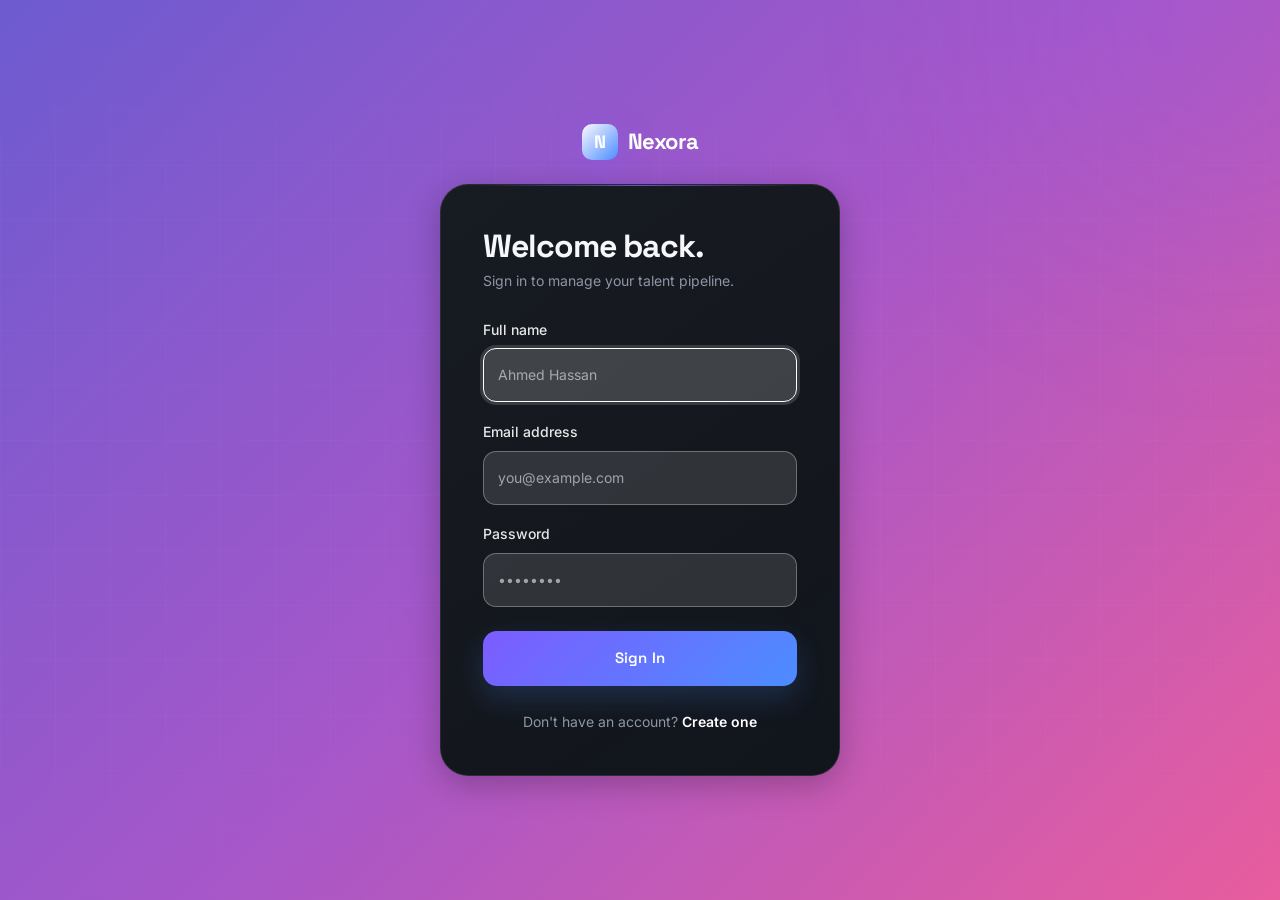
<file: index.html>
<!DOCTYPE html>
<html lang="en">
<head>
<meta charset="UTF-8">
<meta name="viewport" content="width=device-width, initial-scale=1">
<title>Nexora — Sign In</title>

<link href="https://cdn.jsdelivr.net/npm/bootstrap@5.3.3/dist/css/bootstrap.min.css" rel="stylesheet">



<link rel="preconnect" href="https://fonts.googleapis.com">
<link href="https://fonts.googleapis.com/css2?family=Space+Grotesk:wght@500;700&family=Inter:wght@400;500;600&display=swap" rel="stylesheet">


<link rel="stylesheet" href="style.css">


</head>
<body class="login-page">
    

    <div class="login-wrapper">

        <div class="login-brand">
            <span class="brand-mark">N</span>
            <span class="brand-name">Nexora</span>
        </div>

        <div class="card login-card">
            <div class="card-body p-4 p-md-5">

                <h1 class="h4 mb-1">Welcome back</h1>
                <p class="text-muted mb-4">Sign in to manage your talent pipeline.</p>

                <form>
                    <div class="mb-3">
                        <label for="fullName" class="form-label">Full name</label>
                        <input type="text" class="form-control" id="fullName" placeholder="Ahmed Hassan">
                    </div>

                    <div class="mb-3">
                        <label for="email" class="form-label">Email address</label>
                        <input type="email" class="form-control" id="email" placeholder="you@example.com">
                    </div>

                    <div class="mb-4">
                        <label for="password" class="form-label">Password</label>
                        <input type="password" class="form-control" id="password" placeholder="••••••••">
                    </div>

                    <button  type="submit" class="btn btn-nexora w-100">Sign In</button>
                 
                </form>

                <p class="text-center text-muted small mt-4 mb-0">
                    Don't have an account? <a href="#">Create one</a>
                </p>

            </div>
        </div>

    </div>


<script src="https://cdn.jsdelivr.net/npm/bootstrap@5.3.3/dist/js/bootstrap.bundle.min.js">
</script>
<script src="script.js"></script>
</body>
</html>
</file>
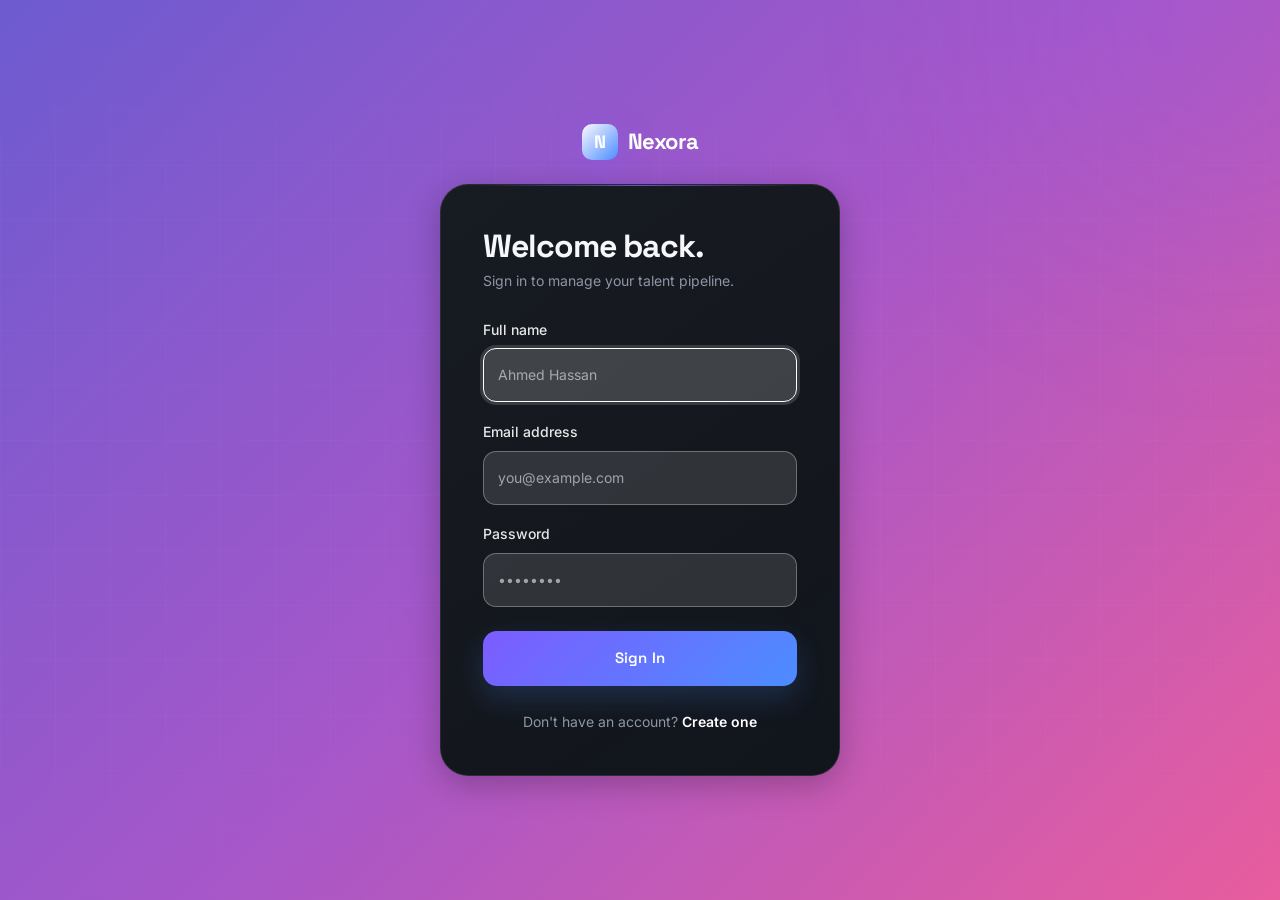
<file: project1/index.html>
<!DOCTYPE html>
<html lang="en">
<head>
<meta charset="UTF-8">
<meta name="viewport" content="width=device-width, initial-scale=1">
<title>Nexora — Sign In</title>

<link href="https://cdn.jsdelivr.net/npm/bootstrap@5.3.3/dist/css/bootstrap.min.css" rel="stylesheet">



<link rel="preconnect" href="https://fonts.googleapis.com">
<link href="https://fonts.googleapis.com/css2?family=Space+Grotesk:wght@500;700&family=Inter:wght@400;500;600&display=swap" rel="stylesheet">


<link rel="stylesheet" href="style.css">


</head>
<body class="login-page">
    

    <div class="login-wrapper">

        <div class="login-brand">
            <span class="brand-mark">N</span>
            <span class="brand-name">Nexora</span>
        </div>

        <div class="card login-card">
            <div class="card-body p-4 p-md-5">

                <h1 class="h4 mb-1">Welcome back</h1>
                <p class="text-muted mb-4">Sign in to manage your talent pipeline.</p>

                <form>
                    <div class="mb-3">
                        <label for="fullName" class="form-label">Full name</label>
                        <input type="text" class="form-control" id="fullName" placeholder="Ahmed Hassan">
                    </div>

                    <div class="mb-3">
                        <label for="email" class="form-label">Email address</label>
                        <input type="email" class="form-control" id="email" placeholder="you@example.com">
                    </div>

                    <div class="mb-4">
                        <label for="password" class="form-label">Password</label>
                        <input type="password" class="form-control" id="password" placeholder="••••••••">
                    </div>

                    <button type="submit" class="btn btn-nexora w-100">Sign In</button>
                </form>

                <p class="text-center text-muted small mt-4 mb-0">
                    Don't have an account? <a href="#">Create one</a>
                </p>

            </div>
        </div>

    </div>


<script src="https://cdn.jsdelivr.net/npm/bootstrap@5.3.3/dist/js/bootstrap.bundle.min.js">
</script>
<script src="script.js"></script>
</body>
</html>
</file>
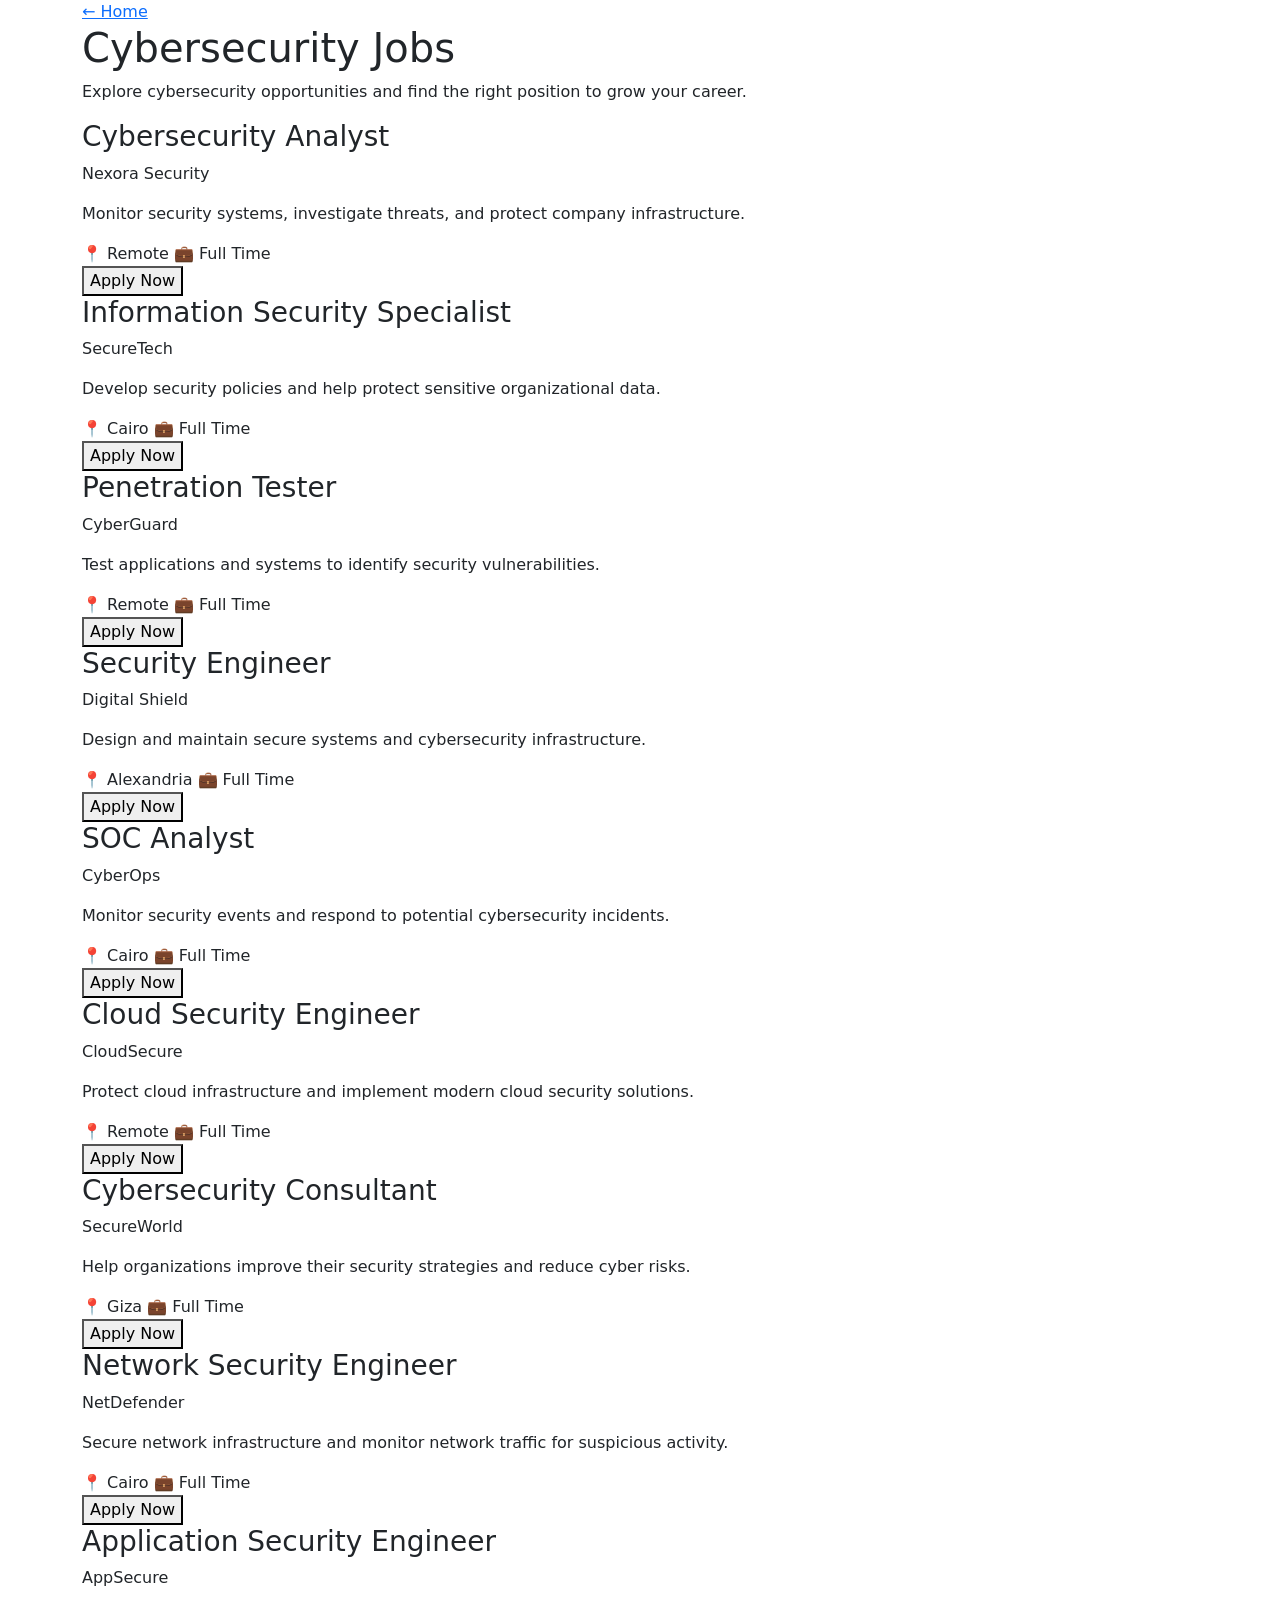
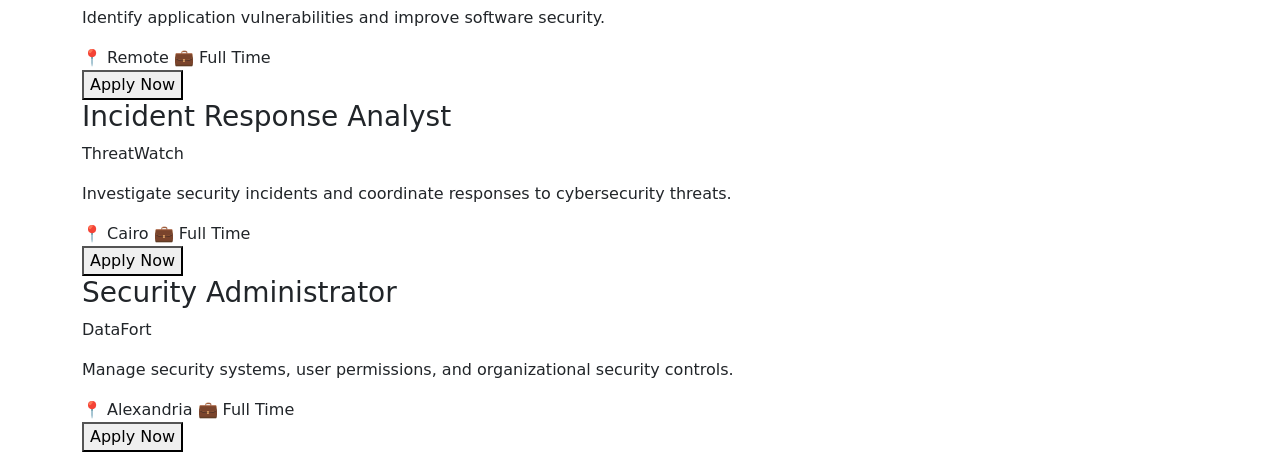
<file: jobs/security.html>
<!DOCTYPE html>
<html lang="en">
<head>
    <meta charset="UTF-8">
    <meta name="viewport" content="width=device-width, initial-scale=1.0">

    <title>Nexora — Cybersecurity Jobs</title>

    <link rel="stylesheet" href="../style.css">

    <link
        href="https://cdn.jsdelivr.net/npm/bootstrap@5.3.3/dist/css/bootstrap.min.css"
        rel="stylesheet"
    >
</head>

<body>

    <!-- ================= NAVBAR ================= -->
    <div id="navbar"></div>


    <!-- ================= PAGE HEADER ================= -->
    <header class="jobs-header">

        <div class="container">

            <a href="../home.html" class="back-home">
                ← Home
            </a>

            <h1>Cybersecurity Jobs</h1>

            <p>
                Explore cybersecurity opportunities and find the right
                position to grow your career.
            </p>

        </div>

    </header>


    <!-- ================= JOBS ================= -->
    <main class="jobs-section">

        <div class="container">

            <div class="jobs-grid">


                <!-- JOB 1 -->
                <div class="job-card">

                    <h3>Cybersecurity Analyst</h3>

                    <p class="company">
                        Nexora Security
                    </p>

                    <p>
                        Monitor security systems, investigate threats,
                        and protect company infrastructure.
                    </p>

                    <div class="job-info">
                        <span>📍 Remote</span>
                        <span>💼 Full Time</span>
                    </div>

                    <button
                        class="apply-btn"
                        data-job="Cybersecurity Analyst"
                        data-company="Nexora Security"
                    >
                        Apply Now
                    </button>

                </div>


                <!-- JOB 2 -->
                <div class="job-card">

                    <h3>Information Security Specialist</h3>

                    <p class="company">
                        SecureTech
                    </p>

                    <p>
                        Develop security policies and help protect
                        sensitive organizational data.
                    </p>

                    <div class="job-info">
                        <span>📍 Cairo</span>
                        <span>💼 Full Time</span>
                    </div>

                    <button
                        class="apply-btn"
                        data-job="Information Security Specialist"
                        data-company="SecureTech"
                    >
                        Apply Now
                    </button>

                </div>


                <!-- JOB 3 -->
                <div class="job-card">

                    <h3>Penetration Tester</h3>

                    <p class="company">
                        CyberGuard
                    </p>

                    <p>
                        Test applications and systems to identify
                        security vulnerabilities.
                    </p>

                    <div class="job-info">
                        <span>📍 Remote</span>
                        <span>💼 Full Time</span>
                    </div>

                    <button
                        class="apply-btn"
                        data-job="Penetration Tester"
                        data-company="CyberGuard"
                    >
                        Apply Now
                    </button>

                </div>


                <!-- JOB 4 -->
                <div class="job-card">

                    <h3>Security Engineer</h3>

                    <p class="company">
                        Digital Shield
                    </p>

                    <p>
                        Design and maintain secure systems and
                        cybersecurity infrastructure.
                    </p>

                    <div class="job-info">
                        <span>📍 Alexandria</span>
                        <span>💼 Full Time</span>
                    </div>

                    <button
                        class="apply-btn"
                        data-job="Security Engineer"
                        data-company="Digital Shield"
                    >
                        Apply Now
                    </button>

                </div>


                <!-- JOB 5 -->
                <div class="job-card">

                    <h3>SOC Analyst</h3>

                    <p class="company">
                        CyberOps
                    </p>

                    <p>
                        Monitor security events and respond to
                        potential cybersecurity incidents.
                    </p>

                    <div class="job-info">
                        <span>📍 Cairo</span>
                        <span>💼 Full Time</span>
                    </div>

                    <button
                        class="apply-btn"
                        data-job="SOC Analyst"
                        data-company="CyberOps"
                    >
                        Apply Now
                    </button>

                </div>


                <!-- JOB 6 -->
                <div class="job-card">

                    <h3>Cloud Security Engineer</h3>

                    <p class="company">
                        CloudSecure
                    </p>

                    <p>
                        Protect cloud infrastructure and implement
                        modern cloud security solutions.
                    </p>

                    <div class="job-info">
                        <span>📍 Remote</span>
                        <span>💼 Full Time</span>
                    </div>

                    <button
                        class="apply-btn"
                        data-job="Cloud Security Engineer"
                        data-company="CloudSecure"
                    >
                        Apply Now
                    </button>

                </div>


                <!-- JOB 7 -->
                <div class="job-card">

                    <h3>Cybersecurity Consultant</h3>

                    <p class="company">
                        SecureWorld
                    </p>

                    <p>
                        Help organizations improve their security
                        strategies and reduce cyber risks.
                    </p>

                    <div class="job-info">
                        <span>📍 Giza</span>
                        <span>💼 Full Time</span>
                    </div>

                    <button
                        class="apply-btn"
                        data-job="Cybersecurity Consultant"
                        data-company="SecureWorld"
                    >
                        Apply Now
                    </button>

                </div>


                <!-- JOB 8 -->
                <div class="job-card">

                    <h3>Network Security Engineer</h3>

                    <p class="company">
                        NetDefender
                    </p>

                    <p>
                        Secure network infrastructure and monitor
                        network traffic for suspicious activity.
                    </p>

                    <div class="job-info">
                        <span>📍 Cairo</span>
                        <span>💼 Full Time</span>
                    </div>

                    <button
                        class="apply-btn"
                        data-job="Network Security Engineer"
                        data-company="NetDefender"
                    >
                        Apply Now
                    </button>

                </div>


                <!-- JOB 9 -->
                <div class="job-card">

                    <h3>Application Security Engineer</h3>

                    <p class="company">
                        AppSecure
                    </p>

                    <p>
                        Identify application vulnerabilities and
                        improve software security.
                    </p>

                    <div class="job-info">
                        <span>📍 Remote</span>
                        <span>💼 Full Time</span>
                    </div>

                    <button
                        class="apply-btn"
                        data-job="Application Security Engineer"
                        data-company="AppSecure"
                    >
                        Apply Now
                    </button>

                </div>


                <!-- JOB 10 -->
                <div class="job-card">

                    <h3>Incident Response Analyst</h3>

                    <p class="company">
                        ThreatWatch
                    </p>

                    <p>
                        Investigate security incidents and coordinate
                        responses to cybersecurity threats.
                    </p>

                    <div class="job-info">
                        <span>📍 Cairo</span>
                        <span>💼 Full Time</span>
                    </div>

                    <button
                        class="apply-btn"
                        data-job="Incident Response Analyst"
                        data-company="ThreatWatch"
                    >
                        Apply Now
                    </button>

                </div>


                <!-- JOB 11 -->
                <div class="job-card">

                    <h3>Security Administrator</h3>

                    <p class="company">
                        DataFort
                    </p>

                    <p>
                        Manage security systems, user permissions,
                        and organizational security controls.
                    </p>

                    <div class="job-info">
                        <span>📍 Alexandria</span>
                        <span>💼 Full Time</span>
                    </div>

                    <button
                        class="apply-btn"
                        data-job="Security Administrator"
                        data-company="DataFort"
                    >
                        Apply Now
                    </button>

                </div>
</file>
<file: style.css>
/* =========================================================
   NEXORA — POSTER LOGIN DESIGN
   ========================================================= */

:root {
    --bg: #07090d;
    --card: #0d1118;
    --card-2: #111722;
    --text: #f5f7fa;
    --muted: #8d96a5;
    --line: rgba(255, 255, 255, 0.09);
    --accent: #fbf9ff;
    --accent-2: #4c8dff;
    --accent-soft: rgba(124, 92, 255, 0.18);
}

/* =========================
   RESET
   ========================= */

* {
    box-sizing: border-box;
}

html,
body {
    min-height: 100%;
}

body {
    margin: 0;
    font-family: "Inter", sans-serif;
    background: var(--bg);
    color: var(--text);
}

/* =========================
   PAGE
   ========================= */

.login-page {
    min-height: 100vh;
    display: flex;
    align-items: center;
    justify-content: center;
    padding: 40px 20px;

    position: relative;
    overflow: hidden;

    background:
        radial-gradient(
            circle at 15% 20%,
            rgba(124, 92, 255, 0.16),
            transparent 30%
        ),
        radial-gradient(
            circle at 85% 80%,
            rgba(76, 141, 255, 0.12),
            transparent 30%
        ),
        #07090d;
}

/* =========================
   BACKGROUND GRID
   ========================= */

.login-page::before {
    content: "";
    position: absolute;
    inset: 0;

    background-image:
        linear-gradient(
            rgba(255,255,255,0.025) 1px,
            transparent 1px
        ),
        linear-gradient(
            90deg,
            rgba(255,255,255,0.025) 1px,
            transparent 1px
        );

    background-size: 55px 55px;

    mask-image: linear-gradient(
        to bottom,
        transparent,
        black 20%,
        black 80%,
        transparent
    );

    pointer-events: none;
}

/* =========================
   GLOW
   ========================= */

.login-page::after {
    content: "";

    position: absolute;

    width: 420px;
    height: 420px;

    border-radius: 50%;

    background: rgba(124, 92, 255, 0.12);

    filter: blur(100px);

    top: -180px;
    right: -150px;

    pointer-events: none;
}

/* =========================
   WRAPPER
   ========================= */

.login-wrapper {
    position: relative;
    z-index: 2;

    width: 100%;
    max-width: 480px;
}

/* =========================
   BRAND
   ========================= */

.login-brand {
    display: flex;
    align-items: center;
    gap: 12px;

    margin-bottom: 22px;

    font-family: "Space Grotesk", sans-serif;
}

.brand-mark {
    width: 42px;
    height: 42px;

    display: flex;
    align-items: center;
    justify-content: center;

    border-radius: 12px;

    color: white;

    font-size: 20px;
    font-weight: 700;

    background:
        linear-gradient(
            135deg,
            var(--accent),
            var(--accent-2)
        );

    box-shadow:
        0 10px 35px rgba(124, 92, 255, 0.35);
}

.brand-name {
    font-size: 22px;
    font-weight: 700;
    letter-spacing: -0.5px;
}

/* =========================
   CARD
   ========================= */

.login-card {
    position: relative;

    border: 1px solid var(--line) !important;

    border-radius: 28px !important;

    background:
        linear-gradient(
            145deg,
            rgba(255,255,255,0.045),
            rgba(255,255,255,0.015)
        ),
        var(--card) !important;

    box-shadow:
        0 35px 100px rgba(0, 0, 0, 0.55),
        inset 0 1px 0 rgba(255,255,255,0.04);

    overflow: hidden;

    backdrop-filter: blur(20px);
}

/* Top light line */

.login-card::before {
    content: "";

    position: absolute;

    top: 0;
    left: 8%;
    right: 8%;

    height: 1px;

    background:
        linear-gradient(
            90deg,
            transparent,
            rgba(124, 92, 255, 0.8),
            transparent
        );
}

/* =========================
   CARD BODY
   ========================= */

.login-card .card-body {
    padding: 42px !important;
}

/* =========================
   HEADING
   ========================= */

.login-card h1 {
    color: var(--text);

    font-family: "Space Grotesk", sans-serif;

    font-size: 32px !important;
    font-weight: 700;

    letter-spacing: -1px;
}

.login-card h1::after {
    content: ".";
    color: var(--accent);
}

/* =========================
   DESCRIPTION
   ========================= */

.login-card p.text-muted {
    color: var(--muted) !important;

    font-size: 14px;

    line-height: 1.7;
}

/* =========================
   LABEL
   ========================= */

.form-label {
    color: #dfe4ec;

    font-size: 13px;
    font-weight: 600;

    margin-bottom: 9px;
}

/* =========================
   INPUT
   ========================= */

.form-control {
    height: 54px;

    border-radius: 13px;

    border: 1px solid var(--line);

    background: rgba(255,255,255,0.035);

    color: var(--text);

    padding: 0 16px;

    font-size: 14px;

    transition:
        border-color 0.25s ease,
        background 0.25s ease,
        box-shadow 0.25s ease,
        transform 0.25s ease;
}

.form-control::placeholder {
    color: #697282;
}

.form-control:hover {
    background: rgba(255,255,255,0.05);
}

.form-control:focus {
    color: var(--text);

    background: rgba(255,255,255,0.055);

    border-color: var(--accent);

    box-shadow:
        0 0 0 4px var(--accent-soft),
        0 10px 30px rgba(124, 92, 255, 0.08);

    transform: translateY(-1px);
}

/* =========================
   BUTTON
   ========================= */

.btn-nexora {
    height: 55px;

    border: 0 !important;

    border-radius: 14px !important;

    color: white !important;

    font-family: "Space Grotesk", sans-serif;

    font-size: 15px;
    font-weight: 700;

    letter-spacing: 0.2px;

    background:
        linear-gradient(
            135deg,
            #7c5cff,
            #4c8dff
        ) !important;

    box-shadow:
        0 12px 30px rgba(76, 141, 255, 0.2);

    transition:
        transform 0.25s ease,
        box-shadow 0.25s ease,
        filter 0.25s ease;
}

.btn-nexora:hover {
    transform: translateY(-2px);

    filter: brightness(1.08);

    box-shadow:
        0 18px 40px rgba(76, 141, 255, 0.3);
}

.btn-nexora:active {
    transform: translateY(0);
}

/* =========================
   CREATE ACCOUNT
   ========================= */

.login-card .small {
    color: var(--muted) !important;

    font-size: 13px;
}

.login-card a {
    color: #9b88ff;

    font-weight: 600;

    text-decoration: none;

    transition: color 0.2s ease;
}

.login-card a:hover {
    color: #b8aaff;

    text-decoration: underline;
}

/* =========================
   RESPONSIVE
   ========================= */

@media (max-width: 576px) {

    .login-page {
        padding: 25px 15px;
    }

    .login-wrapper {
        max-width: 100%;
    }

    .login-card {
        border-radius: 22px !important;
    }

    .login-card .card-body {
        padding: 30px 22px !important;
    }

    .login-card h1 {
        font-size: 27px !important;
    }

    .brand-mark {
        width: 38px;
        height: 38px;

        border-radius: 10px;
    }

    .brand-name {
        font-size: 20px;
    }
}

/* =========================
   ACCESSIBILITY
   ========================= */

@media (prefers-reduced-motion: reduce) {

    *,
    *::before,
    *::after {
        transition: none !important;
        animation: none !important;
    }
}



/* =========================================
    NEXORA NAVBAR
========================================= */

* {
    box-sizing: border-box;
}

body {
    margin: 0;
    font-family: "Inter", sans-serif;
    background: #e9eaed;
}


/* NAVBAR */

.nexora-navbar {
    min-height: 78px;

    background: rgba(8, 10, 15, 0.96);

    border-bottom: 1px solid rgba(255, 255, 255, 0.08);

    backdrop-filter: blur(18px);

    position: sticky;
    top: 0;

    z-index: 1000;
}


/* BRAND */

.nexora-brand {
    display: flex;

    align-items: center;

    gap: 11px;

    text-decoration: none;

    color: #ffffff !important;

    font-family: "Space Grotesk", sans-serif;
}


.brand-logo {
    width: 42px;
    height: 42px;

    display: flex;

    align-items: center;
    justify-content: center;

    border-radius: 12px;

    color: #ffffff;

    font-size: 19px;
    font-weight: 700;

    background:
        linear-gradient(
            135deg,
            #7c5cff,
            #4b8dff
        );

    box-shadow:
        0 10px 30px rgba(88, 92, 255, 0.25);
}


.brand-text {
    font-size: 21px;

    font-weight: 700;

    letter-spacing: 1px;
}


/* NAV LINKS */

.nexora-navbar .nav-link {
    color: #9da5b4 !important;

    font-size: 14px;

    font-weight: 500;

    padding: 10px 15px !important;

    transition:
        color 0.2s ease,
        transform 0.2s ease;
}


.nexora-navbar .nav-link:hover {
    color: #ffffff !important;

    transform: translateY(-1px);
}


.nexora-navbar .nav-link.active {
    color: #ffffff !important;
}


/* ACTIVE UNDERLINE */

.nexora-navbar .nav-link.active::after {
    content: "";

    display: block;

    width: 20px;
    height: 2px;

    margin: 5px auto 0;

    border-radius: 10px;

    background:
        linear-gradient(
            90deg,
            #7c5cff,
            #4b8dff
        );
}


/* DROPDOWN */

.nexora-dropdown {
    margin-top: 12px !important;

    padding: 8px;

    min-width: 225px;

    background: #11151d;

    border: 1px solid rgba(255, 255, 255, 0.08);

    border-radius: 14px;

    box-shadow:
        0 20px 50px rgba(0, 0, 0, 0.45);
}


.nexora-dropdown .dropdown-item {
    padding: 11px 13px;

    border-radius: 9px;

    color: #aeb6c4;

    font-size: 13px;

    transition:
        color 0.2s ease,
        background 0.2s ease;
}


.nexora-dropdown .dropdown-item:hover {
    color: #ffffff;

    background: rgba(124, 92, 255, 0.14);
}


/* LOGIN BUTTON */

.nexora-login-btn {
    color: #ffffff !important;

    border: 1px solid rgba(255, 255, 255, 0.13) !important;

    border-radius: 10px;

    padding: 9px 18px;

    font-size: 13px;

    transition: all 0.2s ease;
}


.nexora-login-btn:hover {
    background: rgba(255, 255, 255, 0.05);

    border-color: rgba(124, 92, 255, 0.7) !important;
}


/* GET STARTED */

.nexora-start-btn {
    color: #ffffff !important;

    border: none !important;

    border-radius: 10px;

    padding: 10px 18px;

    font-size: 13px;

    font-weight: 600;

    background:
        linear-gradient(
            135deg,
            #7c5cff,
            #4b8dff
        );

    box-shadow:
        0 8px 24px rgba(76, 141, 255, 0.18);

    transition: all 0.2s ease;
}


.nexora-start-btn:hover {
    transform: translateY(-2px);

    box-shadow:
        0 12px 30px rgba(76, 141, 255, 0.28);
}


/* MOBILE */

@media (max-width: 991px) {

    .nexora-navbar {
        padding: 8px 0;
    }


    .nexora-navbar .navbar-collapse {
        padding-top: 20px;
    }


    .nexora-navbar .nav-link {
        padding: 12px 8px !important;
    }


    .nexora-navbar .nav-link.active::after {
        display: none;
    }


    .nexora-navbar .d-flex {
        margin-top: 15px;

        padding-top: 15px;

        border-top: 1px solid rgba(255, 255, 255, 0.08);
    }

}


/* MOBILE TOGGLER */

.nexora-toggler {
    border: 1px solid rgba(255, 255, 255, 0.12) !important;

    border-radius: 10px;

    padding: 7px 10px;
}


.nexora-toggler:focus {
    box-shadow:
        0 0 0 3px rgba(124, 92, 255, 0.15);
}


.nexora-toggler .navbar-toggler-icon {
    filter: invert(1);
}









/* ==========================================================
        Nexora — Design Tokens (متغيرات الألوان والخطوط)
   ========================================================== */
:root {
    --nexora-navy: #101017;
    --nexora-navy-soft: #1D212C;
    --nexora-orange: #E85D2C;
    --nexora-orange-dark: #C94A1F;
    --nexora-cream: #FAFAF9;
    --nexora-border: #2A2F3B;
    --nexora-text-muted: #9096A3;
}

body {
    font-family: 'Inter', sans-serif;
}

/* شعار Nexora: خط عريض مميز غير خط النص العادي */
.brand-mark, .brand-name {
    font-family: 'Space Grotesk', sans-serif;
}

/* ==========================================================
   الناف بار المشترك (navbar.html) — يظهر في كل الصفحات ما عدا Login
   ========================================================== */
.nexora-nav {
    background-color: #FFFFFF;
    border-bottom: 1px solid #EEECE7;
    padding-top: 14px;
    padding-bottom: 14px;
}

.nexora-brand {
    display: flex;
    align-items: center;
    gap: 8px;
    text-decoration: none;
}

.brand-mark-sm {
    width: 30px;
    height: 30px;
    background: linear-gradient(135deg, #6D5BD0, #E85D9E);
    color: #FFFFFF;
    border-radius: 8px;
    display: flex;
    align-items: center;
    justify-content: center;
    font-weight: 700;
    font-size: 15px;
    font-family: 'Space Grotesk', sans-serif;
}

.brand-name-sm {
    font-family: 'Space Grotesk', sans-serif;
    font-weight: 700;
    font-size: 19px;
    color: #14171F;
}

/* لينكات الناف بار: بلون رمادي هادي، وبيتحول لبنفسجي عند الـ hover */
.nexora-link {
    color: #4A4F5C !important;
    font-weight: 500;
    padding: 8px 14px !important;
    border-radius: 8px;
    transition: color 0.2s ease, background-color 0.2s ease;
}

.nexora-link i {
    margin-left: 2px;
}

.nexora-link:hover {
    color: #6D5BD0 !important;
    background-color: #F5F2FB;
}

/* ==========================================================
   صفحة تسجيل الدخول — خلفية متدرجة + كارت زجاجي (Glassmorphism)
   ========================================================== */
.login-page {
    /* linear-gradient بتاخد كذا لون وتعمل انتقال ناعم بينهم، هنا بنفسجي لوردي */
    background: linear-gradient(135deg, #6D5BD0 0%, #A657C9 50%, #E85D9E 100%);
    min-height: 100vh;
    display: flex;
    align-items: center;
    justify-content: center;
    padding: 24px;
}

.login-wrapper {
    width: 100%;
    max-width: 400px;
}

.login-brand {
    display: flex;
    align-items: center;
    gap: 10px;
    margin-bottom: 24px;
    justify-content: center;
}

.brand-mark {
    width: 36px;
    height: 36px;
    background-color: rgba(255, 255, 255, 0.25);
    color: #FFFFFF;
    border-radius: 10px;
    display: flex;
    align-items: center;
    justify-content: center;
    font-weight: 700;
    font-size: 18px;
}

.brand-name {
    color: #FFFFFF;
    font-weight: 700;
    font-size: 22px;
}

/* الكارت الزجاجي: شفاف + مغبش من ورا */
.login-card {
    background: rgba(255, 255, 255, 0.14);
    backdrop-filter: blur(18px);
    -webkit-backdrop-filter: blur(18px);
    border: 1px solid rgba(255, 255, 255, 0.25);
    border-radius: 18px;
    color: #FFFFFF;
    box-shadow: 0 8px 32px rgba(0, 0, 0, 0.25);
}

.login-card .text-muted {
    color: rgba(255, 255, 255, 0.7) !important;
}

.login-card .form-label {
    color: rgba(255, 255, 255, 0.9);
    font-size: 14px;
    font-weight: 500;
}

.login-card .form-control {
    background: rgba(255, 255, 255, 0.12);
    border: 1px solid rgba(255, 255, 255, 0.3);
    color: #FFFFFF;
    padding: 10px 14px;
}

.login-card .form-control::placeholder {
    color: rgba(255, 255, 255, 0.55);
}

.login-card .form-control:focus {
    background: rgba(255, 255, 255, 0.18);
    border-color: #FFFFFF;
    color: #FFFFFF;
    box-shadow: 0 0 0 3px rgba(255, 255, 255, 0.15);
}

.login-card a {
    color: #FFFFFF;
    font-weight: 600;
    text-decoration: none;
}

.login-card a:hover {
    text-decoration: underline;
}

/* زرار الدخول: تدرج بنفسجي داكن شوية عن الخلفية عشان يبان بارز */
.btn-nexora {
    background: linear-gradient(135deg, #5B4BC4 0%, #9146B8 100%);
    color: #FFFFFF;
    border: none;
    padding: 11px 0;
    font-weight: 600;
    border-radius: 10px;
    transition: opacity 0.2s ease;
}

.btn-nexora:hover {
    opacity: 0.9;
    color: #FFFFFF;
}


/* ==========================================================
   NAVBAR HOVER — تكبير بسيط للأمام
========================================================== */

.nexora-link {
    transition:
        color 0.25s ease,
        transform 0.25s ease;
}

.nexora-link:hover {
    color: #6D5BD0 !important;
    background: transparent !important;
    border: none !important;
    box-shadow: none !important;

    transform: scale(1.08);
}

.nexora-link:hover i {
    color: #6D5BD0 !important;
}


/* ==========================================================
   HERO CAROUSEL
========================================================== */

.hero-carousel {
    width: 100%;
    overflow: hidden;
}

.hero-img {
    width: 100%;
    height: 520px;
    object-fit: cover;
    object-position: center;
    display: block;
}

@media (max-width: 768px) {

    .hero-img {
        height: 300px;
    }

}

/* ==========================================================
   CAROUSEL INDICATORS — VISIBLE DOTS
========================================================== */

.hero-carousel .carousel-indicators {
    margin-bottom: 18px;
    gap: 7px;
}

.hero-carousel .carousel-indicators [data-bs-target] {
    width: 8px;
    height: 8px;

    margin: 0;

    border: 0;
    border-radius: 50%;

    background-color: #ffffff;

    opacity: 0.75;

    transition:
        width 0.25s ease,
        opacity 0.25s ease,
        background-color 0.25s ease;
}

.hero-carousel .carousel-indicators [data-bs-target]:hover {
    opacity: 1;
}

.hero-carousel .carousel-indicators .active {
    width: 24px;

    border-radius: 10px;

    background-color: #E85D2C;

    opacity: 1;
}

/* Mobile */

@media (max-width: 768px) {

    .hero-carousel .carousel-indicators {
        margin-bottom: 10px;
        gap: 5px;
    }

    .hero-carousel .carousel-indicators [data-bs-target] {
        width: 6px;
        height: 6px;
    }

    .hero-carousel .carousel-indicators .active {
        width: 18px;
    }
}


/* ==========================================================
   HOME — JOB CARDS
========================================================== */

.job-ads-section {
    background:
        linear-gradient(
            180deg,
            #FAFAF9 0%,
            #F5F3F0 100%
        );
}

.section-kicker {
    display: inline-block;

    padding: 7px 14px;

    border-radius: 999px;

    background: #F1ECFB;

    color: #6D5BD0;

    font-size: 11px;
    font-weight: 700;

    text-transform: uppercase;
    letter-spacing: 1px;

    transition:
        transform 0.25s ease,
        box-shadow 0.25s ease;
}

.section-kicker:hover {
    transform: translateY(-2px);

    box-shadow:
        0 7px 18px rgba(109, 91, 208, 0.12);
}

.section-title {
    font-family: "Space Grotesk", sans-serif;

    color: #14171F;

    font-weight: 700;
}

.section-subtitle {
    color: #757B87;

    max-width: 650px;

    margin-left: auto;
    margin-right: auto;
}


/* ==========================================================
   JOB CARD
========================================================== */

.job-ad-card {
    overflow: hidden;

    border: 1px solid #E7E4DE !important;

    border-radius: 18px !important;

    background: #FFFFFF !important;

    box-shadow:
        0 8px 25px rgba(20, 23, 31, 0.06);

    transition:
        transform 0.35s cubic-bezier(.2,.8,.2,1),
        box-shadow 0.35s ease,
        border-color 0.35s ease;
}

.job-ad-card:hover {
    transform:
        translateY(-10px)
        scale(1.018);

    border-color: rgba(109, 91, 208, 0.35) !important;

    box-shadow:
        0 24px 55px rgba(20, 23, 31, 0.13);
}


/* ==========================================================
   JOB CARD IMAGE
========================================================== */

.job-card-image-wrapper {
    position: relative;

    height: 220px;

    overflow: hidden;

    background: #E9E6E1;
}

.job-card-image {
    width: 100%;
    height: 100%;

    object-fit: cover;

    display: block;

    transition:
        transform 0.55s cubic-bezier(.2,.8,.2,1),
        filter 0.35s ease;
}

.job-ad-card:hover .job-card-image {
    transform: scale(1.08);

    filter: brightness(1.04);
}


/* ==========================================================
   ANNOUNCEMENT BADGE
========================================================== */

.job-announcement-badge {
    position: absolute;

    top: 16px;
    left: 16px;

    padding: 8px 12px;

    border-radius: 999px;

    color: #FFFFFF;

    background:
        linear-gradient(
            135deg,
            #6D5BD0,
            #8F63D9
        );

    font-size: 11px;
    font-weight: 700;

    letter-spacing: 0.35px;

    box-shadow:
        0 8px 20px rgba(80, 62, 170, 0.25);

    transition:
        transform 0.3s ease,
        box-shadow 0.3s ease;
}

.job-ad-card:hover .job-announcement-badge {
    transform: translateY(-3px);

    box-shadow:
        0 12px 26px rgba(80, 62, 170, 0.32);
}


/* ==========================================================
   CARD BODY
========================================================== */

.job-ad-card .card-body {
    padding: 25px;
}

.job-ad-icon {
    width: 44px;
    height: 44px;

    display: flex;
    align-items: center;
    justify-content: center;

    margin-bottom: 15px;

    border-radius: 12px;

    background: #F2EEFC;

    color: #6D5BD0;

    font-size: 19px;

    transition:
        transform 0.3s ease,
        background-color 0.3s ease;
}

.job-ad-card:hover .job-ad-icon {
    transform: scale(1.08);

    background: #EAE4FA;
}

.job-ad-card .card-title {
    margin-bottom: 10px;

    color: #14171F;

    font-family: "Space Grotesk", sans-serif;

    font-weight: 700;
}

.job-ad-card .card-text {
    min-height: 86px;

    margin-bottom: 22px;

    color: #747A86;

    font-size: 14px;

    line-height: 1.7;
}


/* ==========================================================
   CARD BUTTON
========================================================== */

.btn-nexora-outline {
    display: inline-flex;

    align-items: center;

    justify-content: center;

    gap: 8px;

    border: 1px solid #D9D5E8 !important;

    border-radius: 10px;

    color: #6D5BD0 !important;

    background: #FFFFFF !important;

    font-size: 13px;

    font-weight: 600;

    padding: 10px 15px;

    transition:
        transform 0.25s ease,
        color 0.25s ease,
        background-color 0.25s ease,
        border-color 0.25s ease,
        box-shadow 0.25s ease;
}

.btn-nexora-outline:hover {
    transform: translateY(-2px);

    color: #FFFFFF !important;

    background:
        linear-gradient(
            135deg,
            #6D5BD0,
            #8F63D9
        ) !important;

    border-color: transparent !important;

    box-shadow:
        0 10px 22px rgba(109, 91, 208, 0.22);
}

.btn-nexora-outline i {
    transition:
        transform 0.25s ease;
}

.btn-nexora-outline:hover i {
    transform: translateX(3px);
}


/* ==========================================================
   EMPLOYEES SECTION
========================================================== */

.employees-section {
    background: #FFFFFF;
}

.employees-table-wrapper {
    border: 1px solid #E7E4DE;

    border-radius: 18px;

    overflow: hidden;

    background: #FFFFFF;

    box-shadow:
        0 10px 30px rgba(20, 23, 31, 0.05);
}


/* ==========================================================
   TABLE
========================================================== */

.nexora-table {
    --bs-table-bg: #FFFFFF;
    --bs-table-color: #4A4F5C;

    border-color: #ECEAE6;
}

.nexora-table thead th {
    padding: 18px 16px;

    color: #6D5BD0;

    background: #F7F5FB;

    border-bottom: 1px solid #E4E0EC;

    font-size: 12px;

    font-weight: 700;

    text-transform: uppercase;

    letter-spacing: 0.5px;

    white-space: nowrap;
}

.nexora-table tbody td {
    padding: 18px 16px;

    color: #666D79;

    border-bottom: 1px solid #F0EEE9;

    font-size: 13px;

    transition:
        background-color 0.25s ease,
        color 0.25s ease;
}

.nexora-table tbody tr:last-child td {
    border-bottom: 0;
}

.nexora-table tbody tr {
    transition:
        transform 0.25s ease;
}

.nexora-table tbody tr:hover {
    transform: translateY(-2px);
}

.nexora-table tbody tr:hover td {
    background: #FBFAFD;

    color: #363B46;
}


/* ==========================================================
   EMPLOYEE NAME
========================================================== */

.employee-name {
    color: #14171F;

    font-weight: 600;

    transition:
        color 0.25s ease;
}

.nexora-table tbody tr:hover .employee-name {
    color: #6D5BD0;
}


/* ==========================================================
   CATEGORY BADGES
========================================================== */

.category-badge {
    display: inline-flex;

    align-items: center;

    padding: 6px 10px;

    border-radius: 999px;

    font-size: 11px;

    font-weight: 600;

    transition:
        transform 0.25s ease;
}

.nexora-table tbody tr:hover .category-badge {
    transform: scale(1.04);
}

.security-badge {
    background: #F1ECFB;
    color: #6D5BD0;
}

.web-badge {
    background: #EEF5FF;
    color: #4677C6;
}

.data-badge {
    background: #FFF2E8;
    color: #C66B2A;
}


/* ==========================================================
   EDIT / DELETE
========================================================== */

.employee-actions {
    display: flex;

    align-items: center;

    gap: 8px;
}

.employee-action {
    display: inline-flex;

    align-items: center;

    justify-content: center;

    gap: 6px;

    border: 0;

    border-radius: 9px;

    padding: 8px 11px;

    font-family: "Inter", sans-serif;

    font-size: 11px;

    font-weight: 600;

    transition:
        transform 0.25s ease,
        box-shadow 0.25s ease,
        background-color 0.25s ease,
        color 0.25s ease;
}

.edit-btn {
    color: #5B4DB4;

    background: #F2EEFC;
}

.edit-btn:hover {
    transform: translateY(-2px);

    color: #FFFFFF;

    background: #6D5BD0;

    box-shadow:
        0 8px 18px rgba(109, 91, 208, 0.2);
}

.delete-btn {
    color: #C94A1F;

    background: #FFF0EB;
}

.delete-btn:hover {
    transform: translateY(-2px);

    color: #FFFFFF;

    background: #D9582B;

    box-shadow:
        0 8px 18px rgba(217, 88, 43, 0.18);
}


/* ==========================================================
   FOOTER
========================================================== */

.nexora-footer {
    padding: 45px 0 20px;

    background: #14171F;

    color: #FFFFFF;
}

.footer-content {
    display: flex;

    align-items: center;

    justify-content: space-between;

    gap: 25px;
}

.footer-brand {
    max-width: 420px;
}

.footer-logo {
    display: inline-flex;

    align-items: center;

    gap: 9px;

    margin-bottom: 12px;

    color: #FFFFFF !important;

    text-decoration: none;

    font-family: "Space Grotesk", sans-serif;

    font-size: 20px;

    font-weight: 700;
}

.footer-description {
    margin: 0;

    color: #9DA3AE;

    font-size: 13px;

    line-height: 1.7;
}


/* ==========================================================
   SOCIAL
========================================================== */

.footer-social {
    display: flex;

    align-items: center;

    gap: 10px;
}

.social-link {
    width: 42px;
    height: 42px;

    display: flex;

    align-items: center;
    justify-content: center;

    border: 1px solid rgba(255,255,255,0.1);

    border-radius: 50%;

    color: #B9BEC8 !important;

    background: rgba(255,255,255,0.03);

    font-size: 16px;

    text-decoration: none;

    transition:
        transform 0.28s ease,
        color 0.28s ease,
        background-color 0.28s ease,
        border-color 0.28s ease,
        box-shadow 0.28s ease;
}

.social-link:hover {
    transform:
        translateY(-5px)
        scale(1.08);

    color: #FFFFFF !important;

    background: #6D5BD0;

    border-color: #6D5BD0;

    box-shadow:
        0 12px 25px rgba(109, 91, 208, 0.25);
}


/* ==========================================================
   FOOTER BOTTOM
========================================================== */

.footer-bottom {
    margin-top: 30px;

    padding-top: 18px;

    border-top: 1px solid rgba(255,255,255,0.08);
}

.footer-text {
    color: #858B96;

    font-size: 12px;
}


/* ==========================================================
   HERO CAROUSEL
========================================================== */

.hero-carousel {
    width: 100%;

    overflow: hidden;
}

.hero-img {
    width: 100%;

    height: 520px;

    object-fit: cover;

    object-position: center;

    display: block;
}


/* ==========================================================
   CAROUSEL ARROWS
========================================================== */

.hero-carousel .carousel-control-prev,
.hero-carousel .carousel-control-next {
    width: 54px;
    height: 54px;

    top: 50%;

    transform: translateY(-50%);

    margin: 0 20px;

    border-radius: 50%;

    background: rgba(0, 0, 0, 0.16);

    backdrop-filter: blur(6px);
    -webkit-backdrop-filter: blur(6px);

    opacity: 0.68;

    transition:
        opacity 0.25s ease,
        background 0.25s ease;
}

.hero-carousel .carousel-control-prev:hover,
.hero-carousel .carousel-control-next:hover {
    opacity: 1;

    background: rgba(0, 0, 0, 0.35);
}


/* ==========================================================
   CAROUSEL DOTS
========================================================== */

.hero-carousel .carousel-indicators {
    margin-bottom: 18px;

    gap: 7px;
}

.hero-carousel .carousel-indicators [data-bs-target] {
    width: 8px;
    height: 8px;

    margin: 0;

    border: 0;

    border-radius: 50%;

    background-color: #FFFFFF;

    opacity: 0.75;

    transition:
        width 0.25s ease,
        opacity 0.25s ease,
        background-color 0.25s ease;
}

.hero-carousel .carousel-indicators [data-bs-target]:hover {
    opacity: 1;
}

.hero-carousel .carousel-indicators .active {
    width: 24px;

    border-radius: 10px;

    background-color: #E85D2C;

    opacity: 1;
}


/* ==========================================================
   RESPONSIVE
========================================================== */

@media (max-width: 768px) {

    .hero-img {
        height: 300px;
    }


    .hero-carousel .carousel-control-prev,
    .hero-carousel .carousel-control-next {
        width: 42px;
        height: 42px;

        margin: 0 10px;
    }


    .hero-carousel .carousel-indicators {
        margin-bottom: 10px;

        gap: 5px;
    }


    .hero-carousel .carousel-indicators [data-bs-target] {
        width: 6px;
        height: 6px;
    }


    .hero-carousel .carousel-indicators .active {
        width: 18px;
    }


    .job-card-image-wrapper {
        height: 200px;
    }


    .job-ad-card .card-body {
        padding: 20px;
    }


    .job-ad-card .card-text {
        min-height: auto;
    }


    .employee-actions {
        flex-direction: column;

        align-items: stretch;
    }


    .employee-action {
        width: 100%;
    }


    .footer-content {
        flex-direction: column;

        align-items: flex-start;
    }


    .footer-social {
        margin-top: 5px;
    }

}

/* ==========================================================
   EMPLOYEE PHOTO
========================================================== */

.employee-photo {
    width: 46px;
    height: 46px;

    object-fit: cover;

    border-radius: 50%;

    display: block;

    border: 2px solid #E7E4DE;

    box-shadow:
        0 4px 12px rgba(20, 23, 31, 0.08);

    transition:
        transform 0.3s ease,
        border-color 0.3s ease,
        box-shadow 0.3s ease;
}

.nexora-table tbody tr:hover .employee-photo {
    transform: scale(1.1);

    border-color: #6D5BD0;

    box-shadow:
        0 7px 18px rgba(109, 91, 208, 0.18);
}







/* مودال تعديل الموظف — تأثير زجاجي بتوهج ملون خلفه */
.modal-dialog {
    overflow: visible;
}

.nexora-modal {
    position: relative;
    overflow: visible;
    border: 1px solid rgba(255, 255, 255, 0.4);
    border-radius: 20px;
    background: rgba(255, 255, 255, 0.85);
    backdrop-filter: blur(20px);
    -webkit-backdrop-filter: blur(20px);
    box-shadow: 0 20px 60px rgba(109, 91, 208, 0.25);
    padding: 6px;
}

/* الهالة الملونة المتوهجة خلف الكارت */
.nexora-modal::before {
    content: "";
    position: absolute;
    inset: -50px;
    background: linear-gradient(135deg, #6D5BD0, #A657C9, #E85D9E);
    filter: blur(70px);
    opacity: 0.55;
    z-index: -1;
    border-radius: 40px;
}

.nexora-modal .modal-title {
    font-family: 'Space Grotesk', sans-serif;
    font-weight: 700;
    color: #14171F;
}

.nexora-modal .form-label {
    font-weight: 600;
    font-size: 13px;
    color: #4A4F5C;
    margin-bottom: 6px;
}

.nexora-modal .form-control {
    border: 1px solid #E4E1EA;
    background: rgba(255, 255, 255, 0.7);
    padding: 10px 14px;
    border-radius: 10px;
}

.nexora-modal .form-control:focus {
    border-color: #6D5BD0;
    box-shadow: 0 0 0 3px rgba(109, 91, 208, 0.15);
    background: #FFFFFF;
}

.edit-photo-preview {
    width: 90px;
    height: 90px;
    border-radius: 50%;
    object-fit: cover;
    border: 3px solid #FFFFFF;
    box-shadow: 0 4px 14px rgba(109, 91, 208, 0.3);
}

/* الخلفية ورا المودال: تغبيش أقوى + تلوين خفيف بنفسجي */
.modal-backdrop.show {
    backdrop-filter: blur(10px);
    -webkit-backdrop-filter: blur(10px);
    background-color: rgba(109, 91, 208, 0.25);
    opacity: 1;
}



/* ==========================================================
   Nexora — Design Tokens (متغيرات الألوان والخطوط)
   ========================================================== */
:root {
    --nexora-navy: #14171F;
    --nexora-navy-soft: #1D212C;
    --nexora-orange: #E85D2C;
    --nexora-orange-dark: #C94A1F;
    --nexora-cream: #FAFAF9;
    --nexora-border: #2A2F3B;
    --nexora-text-muted: #9096A3;
}

body {
    font-family: 'Inter', sans-serif;
}

/* شعار Nexora: خط عريض مميز غير خط النص العادي */
.brand-mark, .brand-name {
    font-family: 'Space Grotesk', sans-serif;
}

/* ==========================================================
   صفحات الوظائف (security.html, web.html, ...)
   ========================================================== */
.job-page-header {
    background: linear-gradient(135deg, #6D5BD0 0%, #A657C9 50%, #E85D9E 100%);
    padding: 60px 0 40px;
    color: #FFFFFF;
    text-align: center;
}

.job-page-title {
    font-family: 'Space Grotesk', sans-serif;
    font-weight: 700;
    font-size: 38px;
    margin-bottom: 8px;
}

.job-page-subtitle {
    color: rgba(255, 255, 255, 0.85);
    max-width: 480px;
    margin: 0 auto 28px;
}

.quick-info-bar {
    display: flex;
    justify-content: center;
    gap: 14px;
    flex-wrap: wrap;
}

.quick-info-item {
    display: inline-flex;
    align-items: center;
    gap: 6px;
    background: rgba(255, 255, 255, 0.18);
    color: #FFFFFF;
    padding: 8px 16px;
    border-radius: 20px;
    font-size: 14px;
    font-weight: 500;
    text-decoration: none;
}

.quick-info-link {
    transition: background-color 0.2s ease;
}

.quick-info-link:hover {
    background: rgba(255, 255, 255, 0.32);
    color: #FFFFFF;
}

.company-card {
    border: 1px solid #EEECE7;
    border-radius: 14px;
    transition: transform 0.2s ease, box-shadow 0.2s ease;
}

.company-card:hover {
    transform: translateY(-6px);
    box-shadow: 0 12px 28px rgba(109, 91, 208, 0.15);
}

.company-card .card-title {
    font-family: 'Space Grotesk', sans-serif;
    font-weight: 700;
}

.company-card .card-text {
    color: #6B7280;
    font-size: 14px;
    min-height: 60px;
}

.company-salary {
    color: #9146B8;
    font-weight: 700;
    font-size: 15px;
    margin-bottom: 14px;
}

.apply-company-line {
    color: #4A4F5C;
    font-size: 14px;
}

/* بادجات إضافية للتصنيفات المتبقية */
.mobile-badge { background: #FFF4E5; color: #B9770E; }
.other-badge { background: #EFEFF4; color: #4A4F5C; }

/* ==========================================================
   صفحة Home — التنسيق العام للأقسام
   ========================================================== */
body {
    background-color: #FAFAF9;
    color: #14171F;
}

.section-kicker {
    color: #9146B8;
    font-weight: 600;
    font-size: 13px;
    text-transform: uppercase;
    letter-spacing: 0.5px;
}

.section-title {
    font-family: 'Space Grotesk', sans-serif;
    font-weight: 700;
    font-size: 30px;
    color: #14171F;
}

.section-subtitle {
    color: #6B7280;
    max-width: 520px;
    margin: 0 auto;
}

/* ---------- Hero Carousel ---------- */
.hero-img {
    height: 480px;
    object-fit: cover;
}

.carousel-indicators {
    margin-bottom: 6px;
}

.carousel-indicators [data-bs-target] {
    background-color: #FFFFFF;
    width: 8px;
    height: 8px;
    border-radius: 50%;
}

/* ---------- Job Announcement Cards ---------- */
.job-ad-card {
    border: 1px solid #EEECE7;
    border-radius: 14px;
    overflow: hidden;
    transition: transform 0.2s ease, box-shadow 0.2s ease;
}

.job-ad-card:hover {
    transform: translateY(-6px);
    box-shadow: 0 12px 28px rgba(109, 91, 208, 0.15);
}

.job-card-image-wrapper {
    position: relative;
}

.job-card-image {
    width: 100%;
    height: 170px;
    object-fit: cover;
}

.job-announcement-badge {
    position: absolute;
    top: 12px;
    left: 12px;
    background: linear-gradient(135deg, #6D5BD0, #E85D9E);
    color: #FFFFFF;
    font-size: 12px;
    font-weight: 600;
    padding: 4px 12px;
    border-radius: 20px;
}

.job-ad-icon {
    width: 42px;
    height: 42px;
    background: #F5F2FB;
    color: #6D5BD0;
    border-radius: 10px;
    display: flex;
    align-items: center;
    justify-content: center;
    font-size: 20px;
    margin-bottom: 12px;
}

.job-ad-card .card-title {
    font-family: 'Space Grotesk', sans-serif;
    font-weight: 700;
}

.job-ad-card .card-text {
    color: #6B7280;
    font-size: 14px;
}

.btn-nexora-outline {
    border: 1.5px solid #6D5BD0;
    color: #6D5BD0;
    background: transparent;
    font-weight: 600;
    border-radius: 8px;
    padding: 8px 18px;
    transition: background-color 0.2s ease, color 0.2s ease;
}

.btn-nexora-outline:hover {
    background: linear-gradient(135deg, #6D5BD0, #9146B8);
    color: #FFFFFF;
}

.btn-nexora {
    background: linear-gradient(135deg, #6D5BD0, #9146B8);
    color: #FFFFFF;
    border: none;
    font-weight: 600;
    border-radius: 8px;
    padding: 9px 20px;
    transition: opacity 0.2s ease;
}

.btn-nexora:hover {
    opacity: 0.88;
    color: #FFFFFF;
}

/* ---------- Employees Table ---------- */
.employees-table-wrapper {
    background: #FFFFFF;
    border: 1px solid #EEECE7;
    border-radius: 14px;
    padding: 8px;
}

.nexora-table {
    margin-bottom: 0;
}

.nexora-table thead th {
    background-color: #F5F2FB;
    color: #4A4F5C;
    font-weight: 600;
    font-size: 13px;
    text-transform: uppercase;
    letter-spacing: 0.4px;
    border: none;
}

.nexora-table tbody td {
    border-color: #F0EFEC;
    font-size: 14px;
}

.employee-photo {
    width: 42px;
    height: 42px;
    border-radius: 50%;
    object-fit: cover;
}

.employee-name {
    font-weight: 600;
    color: #14171F;
}

.category-badge {
    display: inline-block;
    padding: 4px 12px;
    border-radius: 20px;
    font-size: 12px;
    font-weight: 600;
}

.security-badge { background: #FDECEA; color: #C0392B; }
.web-badge { background: #EAF3FD; color: #2E6DA4; }
.data-badge { background: #EAFBF0; color: #1E8449; }

.employee-actions {
    display: flex;
    gap: 8px;
}

.employee-action {
    border: none;
    background: none;
    font-size: 13px;
    font-weight: 500;
    padding: 4px 10px;
    border-radius: 6px;
    transition: background-color 0.2s ease;
}

.edit-btn {
    color: #6D5BD0;
}

.edit-btn:hover {
    background-color: #F5F2FB;
}

.delete-btn {
    color: #C0392B;
}

.delete-btn:hover {
    background-color: #FDECEA;
}

/* ---------- Footer ---------- */
.nexora-footer {
    background-color: #14171F;
    color: #C5C8D1;
    padding: 48px 0 20px;
    margin-top: 40px;
}

.footer-content {
    display: flex;
    justify-content: space-between;
    align-items: flex-start;
    flex-wrap: wrap;
    gap: 24px;
    padding-bottom: 28px;
    border-bottom: 1px solid #2A2F3B;
}

.footer-logo {
    display: flex;
    align-items: center;
    gap: 8px;
    text-decoration: none;
    color: #FFFFFF;
    font-family: 'Space Grotesk', sans-serif;
    font-weight: 700;
    font-size: 20px;
}

.footer-description {
    color: #8A90A0;
    font-size: 14px;
    max-width: 320px;
    margin-top: 10px;
}

.footer-social {
    display: flex;
    gap: 14px;
}

.social-link {
    width: 38px;
    height: 38px;
    border-radius: 50%;
    background: #1D212C;
    color: #C5C8D1;
    display: flex;
    align-items: center;
    justify-content: center;
    text-decoration: none;
    transition: background-color 0.2s ease, color 0.2s ease;
}

.social-link:hover {
    background: linear-gradient(135deg, #6D5BD0, #E85D9E);
    color: #FFFFFF;
}

.footer-bottom {
    text-align: center;
    padding-top: 18px;
}

.footer-text {
    color: #6B7280;
    font-size: 13px;
}

/* ==========================================================
   مودال تعديل الموظف
   ========================================================== */
.nexora-modal {
    border-radius: 16px;
    border: none;
}

.edit-photo-preview {
    width: 90px;
    height: 90px;
    border-radius: 50%;
    object-fit: cover;
    border: 2px solid #EEECE7;
}

.modal-backdrop.show {
    backdrop-filter: blur(4px);
    opacity: 0.5;
}

/* ==========================================================
   الناف بار المشترك (navbar.html) — يظهر في كل الصفحات ما عدا Login
   ========================================================== */
.nexora-nav {
    background-color: #FFFFFF;
    border-bottom: 1px solid #EEECE7;
    padding-top: 14px;
    padding-bottom: 14px;
}

.nexora-brand {
    display: flex;
    align-items: center;
    gap: 8px;
    text-decoration: none;
}

.brand-mark-sm {
    width: 30px;
    height: 30px;
    background: linear-gradient(135deg, #6D5BD0, #E85D9E);
    color: #FFFFFF;
    border-radius: 8px;
    display: flex;
    align-items: center;
    justify-content: center;
    font-weight: 700;
    font-size: 15px;
    font-family: 'Space Grotesk', sans-serif;
}

.brand-name-sm {
    font-family: 'Space Grotesk', sans-serif;
    font-weight: 700;
    font-size: 19px;
    color: #14171F;
}

/* لينكات الناف بار: بلون رمادي هادي، وبيتحول لبنفسجي عند الـ hover */
.nexora-link {
    color: #4A4F5C !important;
    font-weight: 500;
    padding: 8px 14px !important;
    border-radius: 8px;
    transition: color 0.2s ease, background-color 0.2s ease;
}

.nexora-link i {
    margin-left: 2px;
}

.nexora-link:hover {
    color: #6D5BD0 !important;
    background-color: #F5F2FB;
}

/* ==========================================================
   صفحة تسجيل الدخول — خلفية متدرجة + كارت زجاجي (Glassmorphism)
   ========================================================== */
.login-page {
    /* linear-gradient بتاخد كذا لون وتعمل انتقال ناعم بينهم، هنا بنفسجي لوردي */
    background: linear-gradient(135deg, #6D5BD0 0%, #A657C9 50%, #E85D9E 100%);
    min-height: 100vh;
    display: flex;
    align-items: center;
    justify-content: center;
    padding: 24px;
}

.login-wrapper {
    width: 100%;
    max-width: 400px;
}

.login-brand {
    display: flex;
    align-items: center;
    gap: 10px;
    margin-bottom: 24px;
    justify-content: center;
}

.brand-mark {
    width: 36px;
    height: 36px;
    background-color: rgba(255, 255, 255, 0.25);
    color: #FFFFFF;
    border-radius: 10px;
    display: flex;
    align-items: center;
    justify-content: center;
    font-weight: 700;
    font-size: 18px;
}

.brand-name {
    color: #FFFFFF;
    font-weight: 700;
    font-size: 22px;
}

/* الكارت الزجاجي: شفاف + مغبش من ورا */
.login-card {
    background: rgba(255, 255, 255, 0.14);
    backdrop-filter: blur(18px);
    -webkit-backdrop-filter: blur(18px);
    border: 1px solid rgba(255, 255, 255, 0.25);
    border-radius: 18px;
    color: #FFFFFF;
    box-shadow: 0 8px 32px rgba(0, 0, 0, 0.25);
}

.login-card .text-muted {
    color: rgba(255, 255, 255, 0.7) !important;
}

.login-card .form-label {
    color: rgba(255, 255, 255, 0.9);
    font-size: 14px;
    font-weight: 500;
}

.login-card .form-control {
    background: rgba(255, 255, 255, 0.12);
    border: 1px solid rgba(255, 255, 255, 0.3);
    color: #FFFFFF;
    padding: 10px 14px;
}

.login-card .form-control::placeholder {
    color: rgba(255, 255, 255, 0.55);
}

.login-card .form-control:focus {
    background: rgba(255, 255, 255, 0.18);
    border-color: #FFFFFF;
    color: #FFFFFF;
    box-shadow: 0 0 0 3px rgba(255, 255, 255, 0.15);
}

.login-card a {
    color: #FFFFFF;
    font-weight: 600;
    text-decoration: none;
}

.login-card a:hover {
    text-decoration: underline;
}

/* زرار الدخول: تدرج بنفسجي داكن شوية عن الخلفية عشان يبان بارز */
.btn-nexora {
    background: linear-gradient(135deg, #5B4BC4 0%, #9146B8 100%);
    color: #FFFFFF;
    border: none;
    padding: 11px 0;
    font-weight: 600;
    border-radius: 10px;
    transition: opacity 0.2s ease;
}

.btn-nexora:hover {
    opacity: 0.9;
    color: #FFFFFF;
}


/* ==========================================================
   NEW EMPLOYEE PHOTO FALLBACK
========================================================== */

.employee-photo-fallback {
    display: flex;
    align-items: center;
    justify-content: center;

    background:
        linear-gradient(
            135deg,
            #6D5BD0,
            #E85D9E
        );

    color: #FFFFFF;

    font-size: 12px;
    font-weight: 700;
}


/* ==========================================================
   COMPANY NAME ON JOB CARDS
========================================================== */

.company-name-line {
    color: #6D5BD0;
    font-size: 13px;
    font-weight: 600;
    margin-bottom: 10px;
}


/* ==========================================================
   APPLY MODAL
========================================================== */

.nexora-modal {
    border: none;
    border-radius: 18px;
    overflow: hidden;
    background: #FFFFFF;
    box-shadow:
        0 25px 70px rgba(20, 23, 31, 0.18);
}

.nexora-modal .modal-header {
    border-bottom: 1px solid #EEECE7;
    padding: 20px 24px;
}

.nexora-modal .modal-body {
    padding: 24px;
}

.nexora-modal .form-label {
    color: #14171F;
    font-size: 13px;
    font-weight: 600;
}

.nexora-modal .form-control {
    border-color: #DDD9E8;
    border-radius: 10px;
    padding: 10px 13px;
}

.nexora-modal .form-control:focus {
    border-color: #6D5BD0;
    box-shadow:
        0 0 0 3px rgba(109, 91, 208, 0.12);
}


/* ==========================================================
   COMPANY BOX
========================================================== */

.apply-company-box {
    display: flex;
    align-items: center;
    gap: 12px;

    padding: 14px;

    border-radius: 12px;

    background: #F7F5FB;
}

.apply-company-icon {
    width: 42px;
    height: 42px;

    display: flex;
    align-items: center;
    justify-content: center;

    border-radius: 10px;

    background: #EDE8FA;
    color: #6D5BD0;

    font-size: 18px;
}

.apply-company-box small {
    display: block;
    color: #9096A3;
    font-size: 11px;
}

.apply-company-name {
    color: #14171F;

    font-family: "Space Grotesk", sans-serif;

    font-size: 15px;
    font-weight: 700;
}


/* ==========================================================
   APPLICATION ROW
========================================================== */

.nexora-table tbody tr[data-source="application"] {
    background: #FCFAFF;
}

.nexora-table tbody tr[data-source="application"]:hover {
    background: #F7F3FD;
}




/* =========================================================
   NEXORA NAVBAR HOVER
========================================================= */

.nexora-link {
    transition:
        color 0.25s ease,
        transform 0.25s ease;
}

.nexora-link:hover {
    color: #6D5BD0 !important;
    background: transparent !important;
    border: none !important;
    box-shadow: none !important;
    transform: scale(1.08);
}

.nexora-link:hover i {
    color: #6D5BD0 !important;
}









/* ==========================================================
   Nexora — Design Tokens (متغيرات الألوان والخطوط)
   ========================================================== */
:root {
    --nexora-navy: #14171F;
    --nexora-navy-soft: #1D212C;
    --nexora-orange: #E85D2C;
    --nexora-orange-dark: #C94A1F;
    --nexora-cream: #FAFAF9;
    --nexora-border: #2A2F3B;
    --nexora-text-muted: #9096A3;
}

body {
    font-family: 'Inter', sans-serif;
}

/* شعار Nexora: خط عريض مميز غير خط النص العادي */
.brand-mark, .brand-name {
    font-family: 'Space Grotesk', sans-serif;
}

/* ==========================================================
   صفحات الوظائف (security.html, web.html, ...)
   ========================================================== */
.job-page-header {
    background: linear-gradient(135deg, #6D5BD0 0%, #A657C9 50%, #E85D9E 100%);
    padding: 60px 0 40px;
    color: #FFFFFF;
    text-align: center;
}

.job-page-title {
    font-family: 'Space Grotesk', sans-serif;
    font-weight: 700;
    font-size: 38px;
    margin-bottom: 8px;
}

.job-page-subtitle {
    color: rgba(255, 255, 255, 0.85);
    max-width: 480px;
    margin: 0 auto 28px;
}

.quick-info-bar {
    display: flex;
    justify-content: center;
    gap: 14px;
    flex-wrap: wrap;
}

.quick-info-item {
    display: inline-flex;
    align-items: center;
    gap: 6px;
    background: rgba(255, 255, 255, 0.18);
    color: #FFFFFF;
    padding: 8px 16px;
    border-radius: 20px;
    font-size: 14px;
    font-weight: 500;
    text-decoration: none;
}

.quick-info-link {
    transition: background-color 0.2s ease;
}

.quick-info-link:hover {
    background: rgba(255, 255, 255, 0.32);
    color: #FFFFFF;
}

.company-card {
    border: 1px solid #EEECE7;
    border-radius: 14px;
    transition: transform 0.2s ease, box-shadow 0.2s ease;
}

.company-card:hover {
    transform: translateY(-6px);
    box-shadow: 0 12px 28px rgba(109, 91, 208, 0.15);
}

.company-card .card-title {
    font-family: 'Space Grotesk', sans-serif;
    font-weight: 700;
}

.company-card .card-text {
    color: #6B7280;
    font-size: 14px;
    min-height: 60px;
}

.company-salary {
    color: #9146B8;
    font-weight: 700;
    font-size: 15px;
    margin-bottom: 14px;
}

.apply-company-line {
    color: #4A4F5C;
    font-size: 14px;
}

/* بادجات إضافية للتصنيفات المتبقية */
.mobile-badge { background: #FFF4E5; color: #B9770E; }
.other-badge { background: #EFEFF4; color: #4A4F5C; }

/* ==========================================================
   صفحة Home — التنسيق العام للأقسام
   ========================================================== */
body {
    background-color: #FAFAF9;
    color: #14171F;
}

.section-kicker {
    color: #9146B8;
    font-weight: 600;
    font-size: 13px;
    text-transform: uppercase;
    letter-spacing: 0.5px;
}

.section-title {
    font-family: 'Space Grotesk', sans-serif;
    font-weight: 700;
    font-size: 30px;
    color: #14171F;
}

.section-subtitle {
    color: #6B7280;
    max-width: 520px;
    margin: 0 auto;
}

/* ---------- Hero Carousel ---------- */
.hero-img {
    height: 480px;
    object-fit: cover;
}

.carousel-indicators {
    margin-bottom: 6px;
}

.carousel-indicators [data-bs-target] {
    background-color: #FFFFFF;
    width: 8px;
    height: 8px;
    border-radius: 50%;
}

/* ---------- Job Announcement Cards ---------- */
.job-ad-card {
    border: 1px solid #EEECE7;
    border-radius: 14px;
    overflow: hidden;
    transition: transform 0.2s ease, box-shadow 0.2s ease;
}

.job-ad-card:hover {
    transform: translateY(-6px);
    box-shadow: 0 12px 28px rgba(109, 91, 208, 0.15);
}

.job-card-image-wrapper {
    position: relative;
}

.job-card-image {
    width: 100%;
    height: 170px;
    object-fit: cover;
}

.job-announcement-badge {
    position: absolute;
    top: 12px;
    left: 12px;
    background: linear-gradient(135deg, #6D5BD0, #E85D9E);
    color: #FFFFFF;
    font-size: 12px;
    font-weight: 600;
    padding: 4px 12px;
    border-radius: 20px;
}

.job-ad-icon {
    width: 42px;
    height: 42px;
    background: #F5F2FB;
    color: #6D5BD0;
    border-radius: 10px;
    display: flex;
    align-items: center;
    justify-content: center;
    font-size: 20px;
    margin-bottom: 12px;
}

.job-ad-card .card-title {
    font-family: 'Space Grotesk', sans-serif;
    font-weight: 700;
}

.job-ad-card .card-text {
    color: #6B7280;
    font-size: 14px;
}

.btn-nexora-outline {
    border: 1.5px solid #6D5BD0;
    color: #6D5BD0;
    background: transparent;
    font-weight: 600;
    border-radius: 8px;
    padding: 8px 18px;
    transition: background-color 0.2s ease, color 0.2s ease;
}

.btn-nexora-outline:hover {
    background: linear-gradient(135deg, #6D5BD0, #9146B8);
    color: #FFFFFF;
}

.btn-nexora {
    background: linear-gradient(135deg, #6D5BD0, #9146B8);
    color: #FFFFFF;
    border: none;
    font-weight: 600;
    border-radius: 8px;
    padding: 9px 20px;
    transition: opacity 0.2s ease;
}

.btn-nexora:hover {
    opacity: 0.88;
    color: #FFFFFF;
}

/* ---------- Employees Table ---------- */
.employees-table-wrapper {
    background: #FFFFFF;
    border: 1px solid #EEECE7;
    border-radius: 14px;
    padding: 8px;
}

.nexora-table {
    margin-bottom: 0;
}

.nexora-table thead th {
    background-color: #F5F2FB;
    color: #4A4F5C;
    font-weight: 600;
    font-size: 13px;
    text-transform: uppercase;
    letter-spacing: 0.4px;
    border: none;
}

.nexora-table tbody td {
    border-color: #F0EFEC;
    font-size: 14px;
}

.employee-photo {
    width: 42px;
    height: 42px;
    border-radius: 50%;
    object-fit: cover;
}

.employee-name {
    font-weight: 600;
    color: #14171F;
}

.category-badge {
    display: inline-block;
    padding: 4px 12px;
    border-radius: 20px;
    font-size: 12px;
    font-weight: 600;
}

.security-badge { background: #FDECEA; color: #C0392B; }
.web-badge { background: #EAF3FD; color: #2E6DA4; }
.data-badge { background: #EAFBF0; color: #1E8449; }

.employee-actions {
    display: flex;
    gap: 8px;
}

.employee-action {
    border: none;
    background: none;
    font-size: 13px;
    font-weight: 500;
    padding: 4px 10px;
    border-radius: 6px;
    transition: background-color 0.2s ease;
}

.edit-btn {
    color: #6D5BD0;
}

.edit-btn:hover {
    background-color: #F5F2FB;
}

.delete-btn {
    color: #C0392B;
}

.delete-btn:hover {
    background-color: #FDECEA;
}

/* ---------- Footer ---------- */
.nexora-footer {
    background-color: #14171F;
    color: #C5C8D1;
    padding: 48px 0 20px;
    margin-top: 40px;
}

.footer-content {
    display: flex;
    justify-content: space-between;
    align-items: flex-start;
    flex-wrap: wrap;
    gap: 24px;
    padding-bottom: 28px;
    border-bottom: 1px solid #2A2F3B;
}

.footer-logo {
    display: flex;
    align-items: center;
    gap: 8px;
    text-decoration: none;
    color: #FFFFFF;
    font-family: 'Space Grotesk', sans-serif;
    font-weight: 700;
    font-size: 20px;
}

.footer-description {
    color: #8A90A0;
    font-size: 14px;
    max-width: 320px;
    margin-top: 10px;
}

.footer-social {
    display: flex;
    gap: 14px;
}

.social-link {
    width: 38px;
    height: 38px;
    border-radius: 50%;
    background: #1D212C;
    color: #C5C8D1;
    display: flex;
    align-items: center;
    justify-content: center;
    text-decoration: none;
    transition: background-color 0.2s ease, color 0.2s ease;
}

.social-link:hover {
    background: linear-gradient(135deg, #6D5BD0, #E85D9E);
    color: #FFFFFF;
}

.footer-bottom {
    text-align: center;
    padding-top: 18px;
}

.footer-text {
    color: #6B7280;
    font-size: 13px;
}

/* ==========================================================
   مودال تعديل الموظف
   ========================================================== */
.nexora-modal {
    border-radius: 16px;
    border: none;
}

.edit-photo-preview {
    width: 90px;
    height: 90px;
    border-radius: 50%;
    object-fit: cover;
    border: 2px solid #EEECE7;
}

.modal-backdrop.show {
    backdrop-filter: blur(4px);
    opacity: 0.5;
}

/* ==========================================================
   الناف بار المشترك (navbar.html) — يظهر في كل الصفحات ما عدا Login
   ========================================================== */
.nexora-nav {
    background-color: #FFFFFF;
    border-bottom: 1px solid #EEECE7;
    padding-top: 14px;
    padding-bottom: 14px;
}

.nexora-brand {
    display: flex;
    align-items: center;
    gap: 8px;
    text-decoration: none;
}

.brand-mark-sm {
    width: 30px;
    height: 30px;
    background: linear-gradient(135deg, #6D5BD0, #E85D9E);
    color: #FFFFFF;
    border-radius: 8px;
    display: flex;
    align-items: center;
    justify-content: center;
    font-weight: 700;
    font-size: 15px;
    font-family: 'Space Grotesk', sans-serif;
}

.brand-name-sm {
    font-family: 'Space Grotesk', sans-serif;
    font-weight: 700;
    font-size: 19px;
    color: #14171F;
}

/* لينكات الناف بار: بلون رمادي هادي، وبيتحول لبنفسجي عند الـ hover */
.nexora-link {
    color: #4A4F5C !important;
    font-weight: 500;
    padding: 8px 14px !important;
    border-radius: 8px;
    transition: color 0.2s ease, background-color 0.2s ease;
}

.nexora-link i {
    margin-left: 2px;
}

.nexora-link:hover {
    color: #6D5BD0 !important;
    background-color: #F5F2FB;
}

/* ==========================================================
   صفحة تسجيل الدخول — خلفية متدرجة + كارت زجاجي (Glassmorphism)
   ========================================================== */
.login-page {
    /* linear-gradient بتاخد كذا لون وتعمل انتقال ناعم بينهم، هنا بنفسجي لوردي */
    background: linear-gradient(135deg, #6D5BD0 0%, #A657C9 50%, #E85D9E 100%);
    min-height: 100vh;
    display: flex;
    align-items: center;
    justify-content: center;
    padding: 24px;
}

.login-wrapper {
    width: 100%;
    max-width: 400px;
}

.login-brand {
    display: flex;
    align-items: center;
    gap: 10px;
    margin-bottom: 24px;
    justify-content: center;
}

.brand-mark {
    width: 36px;
    height: 36px;
    background-color: rgba(255, 255, 255, 0.25);
    color: #FFFFFF;
    border-radius: 10px;
    display: flex;
    align-items: center;
    justify-content: center;
    font-weight: 700;
    font-size: 18px;
}

.brand-name {
    color: #FFFFFF;
    font-weight: 700;
    font-size: 22px;
}

/* الكارت الزجاجي: شفاف + مغبش من ورا */
.login-card {
    background: rgba(255, 255, 255, 0.14);
    backdrop-filter: blur(18px);
    -webkit-backdrop-filter: blur(18px);
    border: 1px solid rgba(255, 255, 255, 0.25);
    border-radius: 18px;
    color: #FFFFFF;
    box-shadow: 0 8px 32px rgba(0, 0, 0, 0.25);
}

.login-card .text-muted {
    color: rgba(255, 255, 255, 0.7) !important;
}

.login-card .form-label {
    color: rgba(255, 255, 255, 0.9);
    font-size: 14px;
    font-weight: 500;
}

.login-card .form-control {
    background: rgba(255, 255, 255, 0.12);
    border: 1px solid rgba(255, 255, 255, 0.3);
    color: #FFFFFF;
    padding: 10px 14px;
}

.login-card .form-control::placeholder {
    color: rgba(255, 255, 255, 0.55);
}

.login-card .form-control:focus {
    background: rgba(255, 255, 255, 0.18);
    border-color: #FFFFFF;
    color: #FFFFFF;
    box-shadow: 0 0 0 3px rgba(255, 255, 255, 0.15);
}

.login-card a {
    color: #FFFFFF;
    font-weight: 600;
    text-decoration: none;
}

.login-card a:hover {
    text-decoration: underline;
}

/* زرار الدخول: تدرج بنفسجي داكن شوية عن الخلفية عشان يبان بارز */
.btn-nexora {
    background: linear-gradient(135deg, #5B4BC4 0%, #9146B8 100%);
    color: #FFFFFF;
    border: none;
    padding: 11px 0;
    font-weight: 600;
    border-radius: 10px;
    transition: opacity 0.2s ease;
}

.btn-nexora:hover {
    opacity: 0.9;
    color: #FFFFFF;
}









/* =========================================================
   CYBERSECURITY COMPANY IMAGES
========================================================= */

.company-image-wrapper {
    position: relative;
    width: 100%;
    height: 190px;
    overflow: hidden;
    background: #14171F;
}

.company-card-image {
    width: 100%;
    height: 100%;
    object-fit: cover;
    display: block;

    transition:
        transform .45s ease,
        filter .45s ease;
}

.company-image-wrapper::after {
    content: "";
    position: absolute;
    inset: 0;

    background:
        linear-gradient(
            to top,
            rgba(20, 23, 31, .68),
            rgba(20, 23, 31, .05) 65%
        );

    pointer-events: none;
}

.company-card:hover .company-card-image {
    transform: scale(1.07);
    filter: saturate(1.08);
}

.company-image-badge {
    position: absolute;
    left: 14px;
    bottom: 14px;
    z-index: 2;

    padding: 6px 11px;

    border-radius: 20px;

    background: rgba(20, 23, 31, .72);
    backdrop-filter: blur(8px);

    color: #FFFFFF;

    font-size: 11px;
    font-weight: 600;
}

.company-card {
    overflow: hidden;
}

@media (max-width: 575px) {

    .company-image-wrapper {
        height: 175px;
    }

}










/* =========================================================
   APPLY MODAL INPUTS
========================================================= */

.nexora-modal .form-control {
    color: #14171F !important;
    -webkit-text-fill-color: #14171F !important;
    background-color: #FFFFFF;
}


.nexora-modal .form-control:focus {
    color: #14171F !important;
    -webkit-text-fill-color: #14171F !important;
    background-color: #FFFFFF;
}


.nexora-modal .form-control::placeholder {
    color: #9096A3 !important;
    opacity: 1;
}


.nexora-modal input[type="text"],
.nexora-modal input[type="number"],
.nexora-modal input[type="email"] {
    color: #14171F !important;
}


.nexora-modal input[type="text"]:focus,
.nexora-modal input[type="number"]:focus,
.nexora-modal input[type="email"]:focus {
    color: #14171F !important;
    -webkit-text-fill-color: #14171F !important;

    border-color: #6D5BD0 !important;

    box-shadow:
        0 0 0 3px
        rgba(109, 91, 208, .12) !important;
}


/* =========================================================
   PROFILE PHOTO UPLOAD
========================================================= */

.photo-upload-box {

    position: relative;

    width: 100%;
    min-height: 82px;

    display: flex;
    align-items: center;

    gap: 14px;

    padding: 13px 15px;

    border: 1px dashed #DDD9E8;

    border-radius: 12px;

    background: #FAFAFC;

    overflow: hidden;

    transition:
        border-color .25s ease,
        background-color .25s ease,
        transform .25s ease,
        box-shadow .25s ease;

}


.photo-upload-box:hover {

    border-color: #6D5BD0;

    background: #F7F5FB;

    transform: translateY(-2px);

    box-shadow:
        0 10px 25px
        rgba(109, 91, 208, .10);

}


/* =========================================================
   PHOTO ICON
========================================================= */

.photo-upload-icon {

    width: 50px;
    height: 50px;

    flex-shrink: 0;

    display: flex;
    align-items: center;
    justify-content: center;

    border-radius: 13px;

    background: #EDE8FA;

    color: #6D5BD0;

    font-size: 24px;

    transition:
        transform .25s ease,
        background-color .25s ease;

}


.photo-upload-box:hover .photo-upload-icon {

    transform:
        scale(1.08)
        rotate(-3deg);

    background: #E4DDF7;

}


/* =========================================================
   UPLOAD TEXT
========================================================= */

.photo-upload-content {

    position: relative;

    z-index: 2;

}


.photo-upload-label {

    display: block;

    margin: 0;

    color: #14171F;

    font-size: 13px;

    font-weight: 700;

    cursor: pointer;

}


.photo-upload-content small {

    display: block;

    margin-top: 4px;

    color: #9096A3;

    font-size: 11px;

}


/* =========================================================
   REAL FILE INPUT
========================================================= */

.photo-file-input {

    position: absolute;

    inset: 0;

    width: 100%;
    height: 100%;

    opacity: 0;

    cursor: pointer;

    z-index: 5;

}


.photo-file-input:focus-visible {

    outline: 2px solid #6D5BD0;

    outline-offset: -3px;

}


/* =========================================================
   SELECTED PHOTO NAME
========================================================= */

.selected-photo-name {

    margin-top: 7px;

    color: #6D5BD0;

    font-size: 11px;

    font-weight: 600;

    min-height: 16px;

}


/* =========================================================
   MOBILE
========================================================= */

@media (max-width: 575px) {

    .photo-upload-box {

        min-height: 76px;

        padding: 11px 12px;

    }


    .photo-upload-icon {

        width: 44px;
        height: 44px;

        font-size: 21px;

    }


    .photo-upload-label {

        font-size: 12px;

    }

}













/* =========================================================
   WEB DEVELOPMENT PAGE
========================================================= */

.company-image-wrapper {
    position: relative;
    width: 100%;
    height: 190px;
    overflow: hidden;
    background: #14171F;
}


.company-card-image {
    width: 100%;
    height: 100%;
    object-fit: cover;
    display: block;

    transition:
        transform .45s ease,
        filter .45s ease;
}


.company-image-wrapper::after {

    content: "";

    position: absolute;

    inset: 0;

    background:
        linear-gradient(
            to top,
            rgba(20, 23, 31, .72),
            rgba(20, 23, 31, .05) 70%
        );

    pointer-events: none;

}


.company-card:hover .company-card-image {

    transform: scale(1.07);

    filter:
        saturate(1.08)
        contrast(1.03);

}


.company-image-badge {

    position: absolute;

    left: 14px;

    bottom: 14px;

    z-index: 2;

    padding:
        6px 11px;

    border-radius:
        20px;

    background:
        rgba(20, 23, 31, .76);

    backdrop-filter:
        blur(8px);

    color:
        #FFFFFF;

    font-size:
        11px;

    font-weight:
        600;

    transition:
        transform .25s ease,
        background-color .25s ease;

}


.company-card:hover .company-image-badge {

    transform:
        translateY(-2px);

    background:
        rgba(109, 91, 208, .88);

}


.company-card {

    overflow:
        hidden;

    transition:
        transform .28s ease,
        box-shadow .28s ease,
        border-color .28s ease;

}


.company-card:hover {

    transform:
        translateY(-8px);

    box-shadow:
        0 20px 45px
        rgba(109, 91, 208, .14);

}


.apply-company-line i {

    color:
        #6D5BD0;

}


.company-salary {

    color:
        #9146B8;

}


@media (max-width: 575px) {

    .company-image-wrapper {

        height:
            175px;

    }

}











/* =========================================================
   NEXORA — ACTION BUTTON POLISH
   تحسين أزرار Edit / Delete + أزرار Save / Apply
   ========================================================= */

/* ---------- Employee Edit / Delete ---------- */
.employee-actions {
    display: flex;
    align-items: center;
    gap: 9px;
}

.employee-action {
    display: inline-flex;
    align-items: center;
    justify-content: center;
    gap: 6px;

    min-height: 36px;
    padding: 8px 14px;

    border: 1px solid transparent;
    border-radius: 9px;

    font-family: "Inter", sans-serif;
    font-size: 12px;
    font-weight: 600;
    line-height: 1;
    white-space: nowrap;

    cursor: pointer;

    transition:
        transform .22s ease,
        color .22s ease,
        background-color .22s ease,
        border-color .22s ease,
        box-shadow .22s ease;
}

.edit-btn {
    color: #5B4DB4;
    background: #F2EEFC;
    border-color: #E1DAF4;
}

.edit-btn:hover {
    color: #FFFFFF !important;
    background: #6D5BD0 !important;
    border-color: #6D5BD0 !important;
    transform: translateY(-2px);
    box-shadow: 0 8px 18px rgba(109, 91, 208, .22);
}

.delete-btn {
    color: #C0392B;
    background: #FFF0EB;
    border-color: #F5D2CA;
}

.delete-btn:hover {
    color: #FFFFFF !important;
    background: #C0392B !important;
    border-color: #C0392B !important;
    transform: translateY(-2px);
    box-shadow: 0 8px 18px rgba(192, 57, 43, .20);
}

.employee-action:active {
    transform: translateY(0) scale(.98);
    box-shadow: none;
}

/* ---------- Modal Save / Apply ---------- */
.nexora-modal .btn-nexora,
.nexora-modal #submitApplicationBtn {
    display: inline-flex;
    align-items: center;
    justify-content: center;
    gap: 8px;

    min-height: 44px;
    min-width: 165px;
    padding: 10px 26px !important;

    white-space: nowrap;
    line-height: 1.2;

    border-radius: 10px !important;
}

.nexora-modal .btn-nexora-outline {
    min-height: 44px;
    min-width: 92px;
    padding: 10px 22px !important;
    white-space: nowrap;
    line-height: 1.2;
}

/* Hover واضح بدل ما الزرار يبان شفاف */
.nexora-modal .btn-nexora:hover,
.nexora-modal #submitApplicationBtn:hover {
    transform: translateY(-2px);
    filter: brightness(1.04);
    box-shadow: 0 10px 24px rgba(109, 91, 208, .22);
}

.nexora-modal .btn-nexora:active,
.nexora-modal #submitApplicationBtn:active,
.nexora-modal .btn-nexora-outline:active {
    transform: translateY(0);
}

/* مسافة مريحة بين أزرار الـ modal */
.nexora-modal .modal-footer {
    gap: 10px;
}

/* موبايل: الأزرار تاخد مساحة مناسبة من غير تكسير للكلام */
@media (max-width: 575px) {
    .nexora-modal .btn-nexora,
    .nexora-modal #submitApplicationBtn {
        min-width: 150px;
        padding: 10px 20px !important;
    }

    .nexora-modal .btn-nexora-outline {
        min-width: 88px;
        padding: 10px 18px !important;
    }
}



@media (max-width: 768px) {
    .table-responsive {
        width: 100%;
        overflow-x: auto !important;
        -webkit-overflow-scrolling: touch;
    }

    .employees-table-wrapper {
        width: 100%;
        overflow-x: auto !important;
    }

    .nexora-table {
        min-width: 900px;
        white-space: nowrap;
    }
}
</file>
<file: project1/style.css>
/* =========================================================
   NEXORA — POSTER LOGIN DESIGN
   ========================================================= */

:root {
    --bg: #07090d;
    --card: #0d1118;
    --card-2: #111722;
    --text: #f5f7fa;
    --muted: #8d96a5;
    --line: rgba(255, 255, 255, 0.09);
    --accent: #fbf9ff;
    --accent-2: #4c8dff;
    --accent-soft: rgba(124, 92, 255, 0.18);
}

/* =========================
   RESET
   ========================= */

* {
    box-sizing: border-box;
}

html,
body {
    min-height: 100%;
}

body {
    margin: 0;
    font-family: "Inter", sans-serif;
    background: var(--bg);
    color: var(--text);
}

/* =========================
   PAGE
   ========================= */

.login-page {
    min-height: 100vh;
    display: flex;
    align-items: center;
    justify-content: center;
    padding: 40px 20px;

    position: relative;
    overflow: hidden;

    background:
        radial-gradient(
            circle at 15% 20%,
            rgba(124, 92, 255, 0.16),
            transparent 30%
        ),
        radial-gradient(
            circle at 85% 80%,
            rgba(76, 141, 255, 0.12),
            transparent 30%
        ),
        #07090d;
}

/* =========================
   BACKGROUND GRID
   ========================= */

.login-page::before {
    content: "";
    position: absolute;
    inset: 0;

    background-image:
        linear-gradient(
            rgba(255,255,255,0.025) 1px,
            transparent 1px
        ),
        linear-gradient(
            90deg,
            rgba(255,255,255,0.025) 1px,
            transparent 1px
        );

    background-size: 55px 55px;

    mask-image: linear-gradient(
        to bottom,
        transparent,
        black 20%,
        black 80%,
        transparent
    );

    pointer-events: none;
}

/* =========================
   GLOW
   ========================= */

.login-page::after {
    content: "";

    position: absolute;

    width: 420px;
    height: 420px;

    border-radius: 50%;

    background: rgba(124, 92, 255, 0.12);

    filter: blur(100px);

    top: -180px;
    right: -150px;

    pointer-events: none;
}

/* =========================
   WRAPPER
   ========================= */

.login-wrapper {
    position: relative;
    z-index: 2;

    width: 100%;
    max-width: 480px;
}

/* =========================
   BRAND
   ========================= */

.login-brand {
    display: flex;
    align-items: center;
    gap: 12px;

    margin-bottom: 22px;

    font-family: "Space Grotesk", sans-serif;
}

.brand-mark {
    width: 42px;
    height: 42px;

    display: flex;
    align-items: center;
    justify-content: center;

    border-radius: 12px;

    color: white;

    font-size: 20px;
    font-weight: 700;

    background:
        linear-gradient(
            135deg,
            var(--accent),
            var(--accent-2)
        );

    box-shadow:
        0 10px 35px rgba(124, 92, 255, 0.35);
}

.brand-name {
    font-size: 22px;
    font-weight: 700;
    letter-spacing: -0.5px;
}

/* =========================
   CARD
   ========================= */

.login-card {
    position: relative;

    border: 1px solid var(--line) !important;

    border-radius: 28px !important;

    background:
        linear-gradient(
            145deg,
            rgba(255,255,255,0.045),
            rgba(255,255,255,0.015)
        ),
        var(--card) !important;

    box-shadow:
        0 35px 100px rgba(0, 0, 0, 0.55),
        inset 0 1px 0 rgba(255,255,255,0.04);

    overflow: hidden;

    backdrop-filter: blur(20px);
}

/* Top light line */

.login-card::before {
    content: "";

    position: absolute;

    top: 0;
    left: 8%;
    right: 8%;

    height: 1px;

    background:
        linear-gradient(
            90deg,
            transparent,
            rgba(124, 92, 255, 0.8),
            transparent
        );
}

/* =========================
   CARD BODY
   ========================= */

.login-card .card-body {
    padding: 42px !important;
}

/* =========================
   HEADING
   ========================= */

.login-card h1 {
    color: var(--text);

    font-family: "Space Grotesk", sans-serif;

    font-size: 32px !important;
    font-weight: 700;

    letter-spacing: -1px;
}

.login-card h1::after {
    content: ".";
    color: var(--accent);
}

/* =========================
   DESCRIPTION
   ========================= */

.login-card p.text-muted {
    color: var(--muted) !important;

    font-size: 14px;

    line-height: 1.7;
}

/* =========================
   LABEL
   ========================= */

.form-label {
    color: #dfe4ec;

    font-size: 13px;
    font-weight: 600;

    margin-bottom: 9px;
}

/* =========================
   INPUT
   ========================= */

.form-control {
    height: 54px;

    border-radius: 13px;

    border: 1px solid var(--line);

    background: rgba(255,255,255,0.035);

    color: var(--text);

    padding: 0 16px;

    font-size: 14px;

    transition:
        border-color 0.25s ease,
        background 0.25s ease,
        box-shadow 0.25s ease,
        transform 0.25s ease;
}

.form-control::placeholder {
    color: #697282;
}

.form-control:hover {
    background: rgba(255,255,255,0.05);
}

.form-control:focus {
    color: var(--text);

    background: rgba(255,255,255,0.055);

    border-color: var(--accent);

    box-shadow:
        0 0 0 4px var(--accent-soft),
        0 10px 30px rgba(124, 92, 255, 0.08);

    transform: translateY(-1px);
}

/* =========================
   BUTTON
   ========================= */

.btn-nexora {
    height: 55px;

    border: 0 !important;

    border-radius: 14px !important;

    color: white !important;

    font-family: "Space Grotesk", sans-serif;

    font-size: 15px;
    font-weight: 700;

    letter-spacing: 0.2px;

    background:
        linear-gradient(
            135deg,
            #7c5cff,
            #4c8dff
        ) !important;

    box-shadow:
        0 12px 30px rgba(76, 141, 255, 0.2);

    transition:
        transform 0.25s ease,
        box-shadow 0.25s ease,
        filter 0.25s ease;
}

.btn-nexora:hover {
    transform: translateY(-2px);

    filter: brightness(1.08);

    box-shadow:
        0 18px 40px rgba(76, 141, 255, 0.3);
}

.btn-nexora:active {
    transform: translateY(0);
}

/* =========================
   CREATE ACCOUNT
   ========================= */

.login-card .small {
    color: var(--muted) !important;

    font-size: 13px;
}

.login-card a {
    color: #9b88ff;

    font-weight: 600;

    text-decoration: none;

    transition: color 0.2s ease;
}

.login-card a:hover {
    color: #b8aaff;

    text-decoration: underline;
}

/* =========================
   RESPONSIVE
   ========================= */

@media (max-width: 576px) {

    .login-page {
        padding: 25px 15px;
    }

    .login-wrapper {
        max-width: 100%;
    }

    .login-card {
        border-radius: 22px !important;
    }

    .login-card .card-body {
        padding: 30px 22px !important;
    }

    .login-card h1 {
        font-size: 27px !important;
    }

    .brand-mark {
        width: 38px;
        height: 38px;

        border-radius: 10px;
    }

    .brand-name {
        font-size: 20px;
    }
}

/* =========================
   ACCESSIBILITY
   ========================= */

@media (prefers-reduced-motion: reduce) {

    *,
    *::before,
    *::after {
        transition: none !important;
        animation: none !important;
    }
}



/* =========================================
    NEXORA NAVBAR
========================================= */

* {
    box-sizing: border-box;
}

body {
    margin: 0;
    font-family: "Inter", sans-serif;
    background: #e9eaed;
}


/* NAVBAR */

.nexora-navbar {
    min-height: 78px;

    background: rgba(8, 10, 15, 0.96);

    border-bottom: 1px solid rgba(255, 255, 255, 0.08);

    backdrop-filter: blur(18px);

    position: sticky;
    top: 0;

    z-index: 1000;
}


/* BRAND */

.nexora-brand {
    display: flex;

    align-items: center;

    gap: 11px;

    text-decoration: none;

    color: #ffffff !important;

    font-family: "Space Grotesk", sans-serif;
}


.brand-logo {
    width: 42px;
    height: 42px;

    display: flex;

    align-items: center;
    justify-content: center;

    border-radius: 12px;

    color: #ffffff;

    font-size: 19px;
    font-weight: 700;

    background:
        linear-gradient(
            135deg,
            #7c5cff,
            #4b8dff
        );

    box-shadow:
        0 10px 30px rgba(88, 92, 255, 0.25);
}


.brand-text {
    font-size: 21px;

    font-weight: 700;

    letter-spacing: 1px;
}


/* NAV LINKS */

.nexora-navbar .nav-link {
    color: #9da5b4 !important;

    font-size: 14px;

    font-weight: 500;

    padding: 10px 15px !important;

    transition:
        color 0.2s ease,
        transform 0.2s ease;
}


.nexora-navbar .nav-link:hover {
    color: #ffffff !important;

    transform: translateY(-1px);
}


.nexora-navbar .nav-link.active {
    color: #ffffff !important;
}


/* ACTIVE UNDERLINE */

.nexora-navbar .nav-link.active::after {
    content: "";

    display: block;

    width: 20px;
    height: 2px;

    margin: 5px auto 0;

    border-radius: 10px;

    background:
        linear-gradient(
            90deg,
            #7c5cff,
            #4b8dff
        );
}


/* DROPDOWN */

.nexora-dropdown {
    margin-top: 12px !important;

    padding: 8px;

    min-width: 225px;

    background: #11151d;

    border: 1px solid rgba(255, 255, 255, 0.08);

    border-radius: 14px;

    box-shadow:
        0 20px 50px rgba(0, 0, 0, 0.45);
}


.nexora-dropdown .dropdown-item {
    padding: 11px 13px;

    border-radius: 9px;

    color: #aeb6c4;

    font-size: 13px;

    transition:
        color 0.2s ease,
        background 0.2s ease;
}


.nexora-dropdown .dropdown-item:hover {
    color: #ffffff;

    background: rgba(124, 92, 255, 0.14);
}


/* LOGIN BUTTON */

.nexora-login-btn {
    color: #ffffff !important;

    border: 1px solid rgba(255, 255, 255, 0.13) !important;

    border-radius: 10px;

    padding: 9px 18px;

    font-size: 13px;

    transition: all 0.2s ease;
}


.nexora-login-btn:hover {
    background: rgba(255, 255, 255, 0.05);

    border-color: rgba(124, 92, 255, 0.7) !important;
}


/* GET STARTED */

.nexora-start-btn {
    color: #ffffff !important;

    border: none !important;

    border-radius: 10px;

    padding: 10px 18px;

    font-size: 13px;

    font-weight: 600;

    background:
        linear-gradient(
            135deg,
            #7c5cff,
            #4b8dff
        );

    box-shadow:
        0 8px 24px rgba(76, 141, 255, 0.18);

    transition: all 0.2s ease;
}


.nexora-start-btn:hover {
    transform: translateY(-2px);

    box-shadow:
        0 12px 30px rgba(76, 141, 255, 0.28);
}


/* MOBILE */

@media (max-width: 991px) {

    .nexora-navbar {
        padding: 8px 0;
    }


    .nexora-navbar .navbar-collapse {
        padding-top: 20px;
    }


    .nexora-navbar .nav-link {
        padding: 12px 8px !important;
    }


    .nexora-navbar .nav-link.active::after {
        display: none;
    }


    .nexora-navbar .d-flex {
        margin-top: 15px;

        padding-top: 15px;

        border-top: 1px solid rgba(255, 255, 255, 0.08);
    }

}


/* MOBILE TOGGLER */

.nexora-toggler {
    border: 1px solid rgba(255, 255, 255, 0.12) !important;

    border-radius: 10px;

    padding: 7px 10px;
}


.nexora-toggler:focus {
    box-shadow:
        0 0 0 3px rgba(124, 92, 255, 0.15);
}


.nexora-toggler .navbar-toggler-icon {
    filter: invert(1);
}









/* ==========================================================
        Nexora — Design Tokens (متغيرات الألوان والخطوط)
   ========================================================== */
:root {
    --nexora-navy: #101017;
    --nexora-navy-soft: #1D212C;
    --nexora-orange: #E85D2C;
    --nexora-orange-dark: #C94A1F;
    --nexora-cream: #FAFAF9;
    --nexora-border: #2A2F3B;
    --nexora-text-muted: #9096A3;
}

body {
    font-family: 'Inter', sans-serif;
}

/* شعار Nexora: خط عريض مميز غير خط النص العادي */
.brand-mark, .brand-name {
    font-family: 'Space Grotesk', sans-serif;
}

/* ==========================================================
   الناف بار المشترك (navbar.html) — يظهر في كل الصفحات ما عدا Login
   ========================================================== */
.nexora-nav {
    background-color: #FFFFFF;
    border-bottom: 1px solid #EEECE7;
    padding-top: 14px;
    padding-bottom: 14px;
}

.nexora-brand {
    display: flex;
    align-items: center;
    gap: 8px;
    text-decoration: none;
}

.brand-mark-sm {
    width: 30px;
    height: 30px;
    background: linear-gradient(135deg, #6D5BD0, #E85D9E);
    color: #FFFFFF;
    border-radius: 8px;
    display: flex;
    align-items: center;
    justify-content: center;
    font-weight: 700;
    font-size: 15px;
    font-family: 'Space Grotesk', sans-serif;
}

.brand-name-sm {
    font-family: 'Space Grotesk', sans-serif;
    font-weight: 700;
    font-size: 19px;
    color: #14171F;
}

/* لينكات الناف بار: بلون رمادي هادي، وبيتحول لبنفسجي عند الـ hover */
.nexora-link {
    color: #4A4F5C !important;
    font-weight: 500;
    padding: 8px 14px !important;
    border-radius: 8px;
    transition: color 0.2s ease, background-color 0.2s ease;
}

.nexora-link i {
    margin-left: 2px;
}

.nexora-link:hover {
    color: #6D5BD0 !important;
    background-color: #F5F2FB;
}

/* ==========================================================
   صفحة تسجيل الدخول — خلفية متدرجة + كارت زجاجي (Glassmorphism)
   ========================================================== */
.login-page {
    /* linear-gradient بتاخد كذا لون وتعمل انتقال ناعم بينهم، هنا بنفسجي لوردي */
    background: linear-gradient(135deg, #6D5BD0 0%, #A657C9 50%, #E85D9E 100%);
    min-height: 100vh;
    display: flex;
    align-items: center;
    justify-content: center;
    padding: 24px;
}

.login-wrapper {
    width: 100%;
    max-width: 400px;
}

.login-brand {
    display: flex;
    align-items: center;
    gap: 10px;
    margin-bottom: 24px;
    justify-content: center;
}

.brand-mark {
    width: 36px;
    height: 36px;
    background-color: rgba(255, 255, 255, 0.25);
    color: #FFFFFF;
    border-radius: 10px;
    display: flex;
    align-items: center;
    justify-content: center;
    font-weight: 700;
    font-size: 18px;
}

.brand-name {
    color: #FFFFFF;
    font-weight: 700;
    font-size: 22px;
}

/* الكارت الزجاجي: شفاف + مغبش من ورا */
.login-card {
    background: rgba(255, 255, 255, 0.14);
    backdrop-filter: blur(18px);
    -webkit-backdrop-filter: blur(18px);
    border: 1px solid rgba(255, 255, 255, 0.25);
    border-radius: 18px;
    color: #FFFFFF;
    box-shadow: 0 8px 32px rgba(0, 0, 0, 0.25);
}

.login-card .text-muted {
    color: rgba(255, 255, 255, 0.7) !important;
}

.login-card .form-label {
    color: rgba(255, 255, 255, 0.9);
    font-size: 14px;
    font-weight: 500;
}

.login-card .form-control {
    background: rgba(255, 255, 255, 0.12);
    border: 1px solid rgba(255, 255, 255, 0.3);
    color: #FFFFFF;
    padding: 10px 14px;
}

.login-card .form-control::placeholder {
    color: rgba(255, 255, 255, 0.55);
}

.login-card .form-control:focus {
    background: rgba(255, 255, 255, 0.18);
    border-color: #FFFFFF;
    color: #FFFFFF;
    box-shadow: 0 0 0 3px rgba(255, 255, 255, 0.15);
}

.login-card a {
    color: #FFFFFF;
    font-weight: 600;
    text-decoration: none;
}

.login-card a:hover {
    text-decoration: underline;
}

/* زرار الدخول: تدرج بنفسجي داكن شوية عن الخلفية عشان يبان بارز */
.btn-nexora {
    background: linear-gradient(135deg, #5B4BC4 0%, #9146B8 100%);
    color: #FFFFFF;
    border: none;
    padding: 11px 0;
    font-weight: 600;
    border-radius: 10px;
    transition: opacity 0.2s ease;
}

.btn-nexora:hover {
    opacity: 0.9;
    color: #FFFFFF;
}


/* ==========================================================
   NAVBAR HOVER — تكبير بسيط للأمام
========================================================== */

.nexora-link {
    transition:
        color 0.25s ease,
        transform 0.25s ease;
}

.nexora-link:hover {
    color: #6D5BD0 !important;
    background: transparent !important;
    border: none !important;
    box-shadow: none !important;

    transform: scale(1.08);
}

.nexora-link:hover i {
    color: #6D5BD0 !important;
}


/* ==========================================================
   HERO CAROUSEL
========================================================== */

.hero-carousel {
    width: 100%;
    overflow: hidden;
}

.hero-img {
    width: 100%;
    height: 520px;
    object-fit: cover;
    object-position: center;
    display: block;
}

@media (max-width: 768px) {

    .hero-img {
        height: 300px;
    }

}

/* ==========================================================
   CAROUSEL INDICATORS — VISIBLE DOTS
========================================================== */

.hero-carousel .carousel-indicators {
    margin-bottom: 18px;
    gap: 7px;
}

.hero-carousel .carousel-indicators [data-bs-target] {
    width: 8px;
    height: 8px;

    margin: 0;

    border: 0;
    border-radius: 50%;

    background-color: #ffffff;

    opacity: 0.75;

    transition:
        width 0.25s ease,
        opacity 0.25s ease,
        background-color 0.25s ease;
}

.hero-carousel .carousel-indicators [data-bs-target]:hover {
    opacity: 1;
}

.hero-carousel .carousel-indicators .active {
    width: 24px;

    border-radius: 10px;

    background-color: #E85D2C;

    opacity: 1;
}

/* Mobile */

@media (max-width: 768px) {

    .hero-carousel .carousel-indicators {
        margin-bottom: 10px;
        gap: 5px;
    }

    .hero-carousel .carousel-indicators [data-bs-target] {
        width: 6px;
        height: 6px;
    }

    .hero-carousel .carousel-indicators .active {
        width: 18px;
    }
}


/* ==========================================================
   HOME — JOB CARDS
========================================================== */

.job-ads-section {
    background:
        linear-gradient(
            180deg,
            #FAFAF9 0%,
            #F5F3F0 100%
        );
}

.section-kicker {
    display: inline-block;

    padding: 7px 14px;

    border-radius: 999px;

    background: #F1ECFB;

    color: #6D5BD0;

    font-size: 11px;
    font-weight: 700;

    text-transform: uppercase;
    letter-spacing: 1px;

    transition:
        transform 0.25s ease,
        box-shadow 0.25s ease;
}

.section-kicker:hover {
    transform: translateY(-2px);

    box-shadow:
        0 7px 18px rgba(109, 91, 208, 0.12);
}

.section-title {
    font-family: "Space Grotesk", sans-serif;

    color: #14171F;

    font-weight: 700;
}

.section-subtitle {
    color: #757B87;

    max-width: 650px;

    margin-left: auto;
    margin-right: auto;
}


/* ==========================================================
   JOB CARD
========================================================== */

.job-ad-card {
    overflow: hidden;

    border: 1px solid #E7E4DE !important;

    border-radius: 18px !important;

    background: #FFFFFF !important;

    box-shadow:
        0 8px 25px rgba(20, 23, 31, 0.06);

    transition:
        transform 0.35s cubic-bezier(.2,.8,.2,1),
        box-shadow 0.35s ease,
        border-color 0.35s ease;
}

.job-ad-card:hover {
    transform:
        translateY(-10px)
        scale(1.018);

    border-color: rgba(109, 91, 208, 0.35) !important;

    box-shadow:
        0 24px 55px rgba(20, 23, 31, 0.13);
}


/* ==========================================================
   JOB CARD IMAGE
========================================================== */

.job-card-image-wrapper {
    position: relative;

    height: 220px;

    overflow: hidden;

    background: #E9E6E1;
}

.job-card-image {
    width: 100%;
    height: 100%;

    object-fit: cover;

    display: block;

    transition:
        transform 0.55s cubic-bezier(.2,.8,.2,1),
        filter 0.35s ease;
}

.job-ad-card:hover .job-card-image {
    transform: scale(1.08);

    filter: brightness(1.04);
}


/* ==========================================================
   ANNOUNCEMENT BADGE
========================================================== */

.job-announcement-badge {
    position: absolute;

    top: 16px;
    left: 16px;

    padding: 8px 12px;

    border-radius: 999px;

    color: #FFFFFF;

    background:
        linear-gradient(
            135deg,
            #6D5BD0,
            #8F63D9
        );

    font-size: 11px;
    font-weight: 700;

    letter-spacing: 0.35px;

    box-shadow:
        0 8px 20px rgba(80, 62, 170, 0.25);

    transition:
        transform 0.3s ease,
        box-shadow 0.3s ease;
}

.job-ad-card:hover .job-announcement-badge {
    transform: translateY(-3px);

    box-shadow:
        0 12px 26px rgba(80, 62, 170, 0.32);
}


/* ==========================================================
   CARD BODY
========================================================== */

.job-ad-card .card-body {
    padding: 25px;
}

.job-ad-icon {
    width: 44px;
    height: 44px;

    display: flex;
    align-items: center;
    justify-content: center;

    margin-bottom: 15px;

    border-radius: 12px;

    background: #F2EEFC;

    color: #6D5BD0;

    font-size: 19px;

    transition:
        transform 0.3s ease,
        background-color 0.3s ease;
}

.job-ad-card:hover .job-ad-icon {
    transform: scale(1.08);

    background: #EAE4FA;
}

.job-ad-card .card-title {
    margin-bottom: 10px;

    color: #14171F;

    font-family: "Space Grotesk", sans-serif;

    font-weight: 700;
}

.job-ad-card .card-text {
    min-height: 86px;

    margin-bottom: 22px;

    color: #747A86;

    font-size: 14px;

    line-height: 1.7;
}


/* ==========================================================
   CARD BUTTON
========================================================== */

.btn-nexora-outline {
    display: inline-flex;

    align-items: center;

    justify-content: center;

    gap: 8px;

    border: 1px solid #D9D5E8 !important;

    border-radius: 10px;

    color: #6D5BD0 !important;

    background: #FFFFFF !important;

    font-size: 13px;

    font-weight: 600;

    padding: 10px 15px;

    transition:
        transform 0.25s ease,
        color 0.25s ease,
        background-color 0.25s ease,
        border-color 0.25s ease,
        box-shadow 0.25s ease;
}

.btn-nexora-outline:hover {
    transform: translateY(-2px);

    color: #FFFFFF !important;

    background:
        linear-gradient(
            135deg,
            #6D5BD0,
            #8F63D9
        ) !important;

    border-color: transparent !important;

    box-shadow:
        0 10px 22px rgba(109, 91, 208, 0.22);
}

.btn-nexora-outline i {
    transition:
        transform 0.25s ease;
}

.btn-nexora-outline:hover i {
    transform: translateX(3px);
}


/* ==========================================================
   EMPLOYEES SECTION
========================================================== */

.employees-section {
    background: #FFFFFF;
}

.employees-table-wrapper {
    border: 1px solid #E7E4DE;

    border-radius: 18px;

    overflow: hidden;

    background: #FFFFFF;

    box-shadow:
        0 10px 30px rgba(20, 23, 31, 0.05);
}


/* ==========================================================
   TABLE
========================================================== */

.nexora-table {
    --bs-table-bg: #FFFFFF;
    --bs-table-color: #4A4F5C;

    border-color: #ECEAE6;
}

.nexora-table thead th {
    padding: 18px 16px;

    color: #6D5BD0;

    background: #F7F5FB;

    border-bottom: 1px solid #E4E0EC;

    font-size: 12px;

    font-weight: 700;

    text-transform: uppercase;

    letter-spacing: 0.5px;

    white-space: nowrap;
}

.nexora-table tbody td {
    padding: 18px 16px;

    color: #666D79;

    border-bottom: 1px solid #F0EEE9;

    font-size: 13px;

    transition:
        background-color 0.25s ease,
        color 0.25s ease;
}

.nexora-table tbody tr:last-child td {
    border-bottom: 0;
}

.nexora-table tbody tr {
    transition:
        transform 0.25s ease;
}

.nexora-table tbody tr:hover {
    transform: translateY(-2px);
}

.nexora-table tbody tr:hover td {
    background: #FBFAFD;

    color: #363B46;
}


/* ==========================================================
   EMPLOYEE NAME
========================================================== */

.employee-name {
    color: #14171F;

    font-weight: 600;

    transition:
        color 0.25s ease;
}

.nexora-table tbody tr:hover .employee-name {
    color: #6D5BD0;
}


/* ==========================================================
   CATEGORY BADGES
========================================================== */

.category-badge {
    display: inline-flex;

    align-items: center;

    padding: 6px 10px;

    border-radius: 999px;

    font-size: 11px;

    font-weight: 600;

    transition:
        transform 0.25s ease;
}

.nexora-table tbody tr:hover .category-badge {
    transform: scale(1.04);
}

.security-badge {
    background: #F1ECFB;
    color: #6D5BD0;
}

.web-badge {
    background: #EEF5FF;
    color: #4677C6;
}

.data-badge {
    background: #FFF2E8;
    color: #C66B2A;
}


/* ==========================================================
   EDIT / DELETE
========================================================== */

.employee-actions {
    display: flex;

    align-items: center;

    gap: 8px;
}

.employee-action {
    display: inline-flex;

    align-items: center;

    justify-content: center;

    gap: 6px;

    border: 0;

    border-radius: 9px;

    padding: 8px 11px;

    font-family: "Inter", sans-serif;

    font-size: 11px;

    font-weight: 600;

    transition:
        transform 0.25s ease,
        box-shadow 0.25s ease,
        background-color 0.25s ease,
        color 0.25s ease;
}

.edit-btn {
    color: #5B4DB4;

    background: #F2EEFC;
}

.edit-btn:hover {
    transform: translateY(-2px);

    color: #FFFFFF;

    background: #6D5BD0;

    box-shadow:
        0 8px 18px rgba(109, 91, 208, 0.2);
}

.delete-btn {
    color: #C94A1F;

    background: #FFF0EB;
}

.delete-btn:hover {
    transform: translateY(-2px);

    color: #FFFFFF;

    background: #D9582B;

    box-shadow:
        0 8px 18px rgba(217, 88, 43, 0.18);
}


/* ==========================================================
   FOOTER
========================================================== */

.nexora-footer {
    padding: 45px 0 20px;

    background: #14171F;

    color: #FFFFFF;
}

.footer-content {
    display: flex;

    align-items: center;

    justify-content: space-between;

    gap: 25px;
}

.footer-brand {
    max-width: 420px;
}

.footer-logo {
    display: inline-flex;

    align-items: center;

    gap: 9px;

    margin-bottom: 12px;

    color: #FFFFFF !important;

    text-decoration: none;

    font-family: "Space Grotesk", sans-serif;

    font-size: 20px;

    font-weight: 700;
}

.footer-description {
    margin: 0;

    color: #9DA3AE;

    font-size: 13px;

    line-height: 1.7;
}


/* ==========================================================
   SOCIAL
========================================================== */

.footer-social {
    display: flex;

    align-items: center;

    gap: 10px;
}

.social-link {
    width: 42px;
    height: 42px;

    display: flex;

    align-items: center;
    justify-content: center;

    border: 1px solid rgba(255,255,255,0.1);

    border-radius: 50%;

    color: #B9BEC8 !important;

    background: rgba(255,255,255,0.03);

    font-size: 16px;

    text-decoration: none;

    transition:
        transform 0.28s ease,
        color 0.28s ease,
        background-color 0.28s ease,
        border-color 0.28s ease,
        box-shadow 0.28s ease;
}

.social-link:hover {
    transform:
        translateY(-5px)
        scale(1.08);

    color: #FFFFFF !important;

    background: #6D5BD0;

    border-color: #6D5BD0;

    box-shadow:
        0 12px 25px rgba(109, 91, 208, 0.25);
}


/* ==========================================================
   FOOTER BOTTOM
========================================================== */

.footer-bottom {
    margin-top: 30px;

    padding-top: 18px;

    border-top: 1px solid rgba(255,255,255,0.08);
}

.footer-text {
    color: #858B96;

    font-size: 12px;
}


/* ==========================================================
   HERO CAROUSEL
========================================================== */

.hero-carousel {
    width: 100%;

    overflow: hidden;
}

.hero-img {
    width: 100%;

    height: 520px;

    object-fit: cover;

    object-position: center;

    display: block;
}


/* ==========================================================
   CAROUSEL ARROWS
========================================================== */

.hero-carousel .carousel-control-prev,
.hero-carousel .carousel-control-next {
    width: 54px;
    height: 54px;

    top: 50%;

    transform: translateY(-50%);

    margin: 0 20px;

    border-radius: 50%;

    background: rgba(0, 0, 0, 0.16);

    backdrop-filter: blur(6px);
    -webkit-backdrop-filter: blur(6px);

    opacity: 0.68;

    transition:
        opacity 0.25s ease,
        background 0.25s ease;
}

.hero-carousel .carousel-control-prev:hover,
.hero-carousel .carousel-control-next:hover {
    opacity: 1;

    background: rgba(0, 0, 0, 0.35);
}


/* ==========================================================
   CAROUSEL DOTS
========================================================== */

.hero-carousel .carousel-indicators {
    margin-bottom: 18px;

    gap: 7px;
}

.hero-carousel .carousel-indicators [data-bs-target] {
    width: 8px;
    height: 8px;

    margin: 0;

    border: 0;

    border-radius: 50%;

    background-color: #FFFFFF;

    opacity: 0.75;

    transition:
        width 0.25s ease,
        opacity 0.25s ease,
        background-color 0.25s ease;
}

.hero-carousel .carousel-indicators [data-bs-target]:hover {
    opacity: 1;
}

.hero-carousel .carousel-indicators .active {
    width: 24px;

    border-radius: 10px;

    background-color: #E85D2C;

    opacity: 1;
}


/* ==========================================================
   RESPONSIVE
========================================================== */

@media (max-width: 768px) {

    .hero-img {
        height: 300px;
    }


    .hero-carousel .carousel-control-prev,
    .hero-carousel .carousel-control-next {
        width: 42px;
        height: 42px;

        margin: 0 10px;
    }


    .hero-carousel .carousel-indicators {
        margin-bottom: 10px;

        gap: 5px;
    }


    .hero-carousel .carousel-indicators [data-bs-target] {
        width: 6px;
        height: 6px;
    }


    .hero-carousel .carousel-indicators .active {
        width: 18px;
    }


    .job-card-image-wrapper {
        height: 200px;
    }


    .job-ad-card .card-body {
        padding: 20px;
    }


    .job-ad-card .card-text {
        min-height: auto;
    }


    .employee-actions {
        flex-direction: column;

        align-items: stretch;
    }


    .employee-action {
        width: 100%;
    }


    .footer-content {
        flex-direction: column;

        align-items: flex-start;
    }


    .footer-social {
        margin-top: 5px;
    }

}

/* ==========================================================
   EMPLOYEE PHOTO
========================================================== */

.employee-photo {
    width: 46px;
    height: 46px;

    object-fit: cover;

    border-radius: 50%;

    display: block;

    border: 2px solid #E7E4DE;

    box-shadow:
        0 4px 12px rgba(20, 23, 31, 0.08);

    transition:
        transform 0.3s ease,
        border-color 0.3s ease,
        box-shadow 0.3s ease;
}

.nexora-table tbody tr:hover .employee-photo {
    transform: scale(1.1);

    border-color: #6D5BD0;

    box-shadow:
        0 7px 18px rgba(109, 91, 208, 0.18);
}







/* مودال تعديل الموظف — تأثير زجاجي بتوهج ملون خلفه */
.modal-dialog {
    overflow: visible;
}

.nexora-modal {
    position: relative;
    overflow: visible;
    border: 1px solid rgba(255, 255, 255, 0.4);
    border-radius: 20px;
    background: rgba(255, 255, 255, 0.85);
    backdrop-filter: blur(20px);
    -webkit-backdrop-filter: blur(20px);
    box-shadow: 0 20px 60px rgba(109, 91, 208, 0.25);
    padding: 6px;
}

/* الهالة الملونة المتوهجة خلف الكارت */
.nexora-modal::before {
    content: "";
    position: absolute;
    inset: -50px;
    background: linear-gradient(135deg, #6D5BD0, #A657C9, #E85D9E);
    filter: blur(70px);
    opacity: 0.55;
    z-index: -1;
    border-radius: 40px;
}

.nexora-modal .modal-title {
    font-family: 'Space Grotesk', sans-serif;
    font-weight: 700;
    color: #14171F;
}

.nexora-modal .form-label {
    font-weight: 600;
    font-size: 13px;
    color: #4A4F5C;
    margin-bottom: 6px;
}

.nexora-modal .form-control {
    border: 1px solid #E4E1EA;
    background: rgba(255, 255, 255, 0.7);
    padding: 10px 14px;
    border-radius: 10px;
}

.nexora-modal .form-control:focus {
    border-color: #6D5BD0;
    box-shadow: 0 0 0 3px rgba(109, 91, 208, 0.15);
    background: #FFFFFF;
}

.edit-photo-preview {
    width: 90px;
    height: 90px;
    border-radius: 50%;
    object-fit: cover;
    border: 3px solid #FFFFFF;
    box-shadow: 0 4px 14px rgba(109, 91, 208, 0.3);
}

/* الخلفية ورا المودال: تغبيش أقوى + تلوين خفيف بنفسجي */
.modal-backdrop.show {
    backdrop-filter: blur(10px);
    -webkit-backdrop-filter: blur(10px);
    background-color: rgba(109, 91, 208, 0.25);
    opacity: 1;
}



/* ==========================================================
   Nexora — Design Tokens (متغيرات الألوان والخطوط)
   ========================================================== */
:root {
    --nexora-navy: #14171F;
    --nexora-navy-soft: #1D212C;
    --nexora-orange: #E85D2C;
    --nexora-orange-dark: #C94A1F;
    --nexora-cream: #FAFAF9;
    --nexora-border: #2A2F3B;
    --nexora-text-muted: #9096A3;
}

body {
    font-family: 'Inter', sans-serif;
}

/* شعار Nexora: خط عريض مميز غير خط النص العادي */
.brand-mark, .brand-name {
    font-family: 'Space Grotesk', sans-serif;
}

/* ==========================================================
   صفحات الوظائف (security.html, web.html, ...)
   ========================================================== */
.job-page-header {
    background: linear-gradient(135deg, #6D5BD0 0%, #A657C9 50%, #E85D9E 100%);
    padding: 60px 0 40px;
    color: #FFFFFF;
    text-align: center;
}

.job-page-title {
    font-family: 'Space Grotesk', sans-serif;
    font-weight: 700;
    font-size: 38px;
    margin-bottom: 8px;
}

.job-page-subtitle {
    color: rgba(255, 255, 255, 0.85);
    max-width: 480px;
    margin: 0 auto 28px;
}

.quick-info-bar {
    display: flex;
    justify-content: center;
    gap: 14px;
    flex-wrap: wrap;
}

.quick-info-item {
    display: inline-flex;
    align-items: center;
    gap: 6px;
    background: rgba(255, 255, 255, 0.18);
    color: #FFFFFF;
    padding: 8px 16px;
    border-radius: 20px;
    font-size: 14px;
    font-weight: 500;
    text-decoration: none;
}

.quick-info-link {
    transition: background-color 0.2s ease;
}

.quick-info-link:hover {
    background: rgba(255, 255, 255, 0.32);
    color: #FFFFFF;
}

.company-card {
    border: 1px solid #EEECE7;
    border-radius: 14px;
    transition: transform 0.2s ease, box-shadow 0.2s ease;
}

.company-card:hover {
    transform: translateY(-6px);
    box-shadow: 0 12px 28px rgba(109, 91, 208, 0.15);
}

.company-card .card-title {
    font-family: 'Space Grotesk', sans-serif;
    font-weight: 700;
}

.company-card .card-text {
    color: #6B7280;
    font-size: 14px;
    min-height: 60px;
}

.company-salary {
    color: #9146B8;
    font-weight: 700;
    font-size: 15px;
    margin-bottom: 14px;
}

.apply-company-line {
    color: #4A4F5C;
    font-size: 14px;
}

/* بادجات إضافية للتصنيفات المتبقية */
.mobile-badge { background: #FFF4E5; color: #B9770E; }
.other-badge { background: #EFEFF4; color: #4A4F5C; }

/* ==========================================================
   صفحة Home — التنسيق العام للأقسام
   ========================================================== */
body {
    background-color: #FAFAF9;
    color: #14171F;
}

.section-kicker {
    color: #9146B8;
    font-weight: 600;
    font-size: 13px;
    text-transform: uppercase;
    letter-spacing: 0.5px;
}

.section-title {
    font-family: 'Space Grotesk', sans-serif;
    font-weight: 700;
    font-size: 30px;
    color: #14171F;
}

.section-subtitle {
    color: #6B7280;
    max-width: 520px;
    margin: 0 auto;
}

/* ---------- Hero Carousel ---------- */
.hero-img {
    height: 480px;
    object-fit: cover;
}

.carousel-indicators {
    margin-bottom: 6px;
}

.carousel-indicators [data-bs-target] {
    background-color: #FFFFFF;
    width: 8px;
    height: 8px;
    border-radius: 50%;
}

/* ---------- Job Announcement Cards ---------- */
.job-ad-card {
    border: 1px solid #EEECE7;
    border-radius: 14px;
    overflow: hidden;
    transition: transform 0.2s ease, box-shadow 0.2s ease;
}

.job-ad-card:hover {
    transform: translateY(-6px);
    box-shadow: 0 12px 28px rgba(109, 91, 208, 0.15);
}

.job-card-image-wrapper {
    position: relative;
}

.job-card-image {
    width: 100%;
    height: 170px;
    object-fit: cover;
}

.job-announcement-badge {
    position: absolute;
    top: 12px;
    left: 12px;
    background: linear-gradient(135deg, #6D5BD0, #E85D9E);
    color: #FFFFFF;
    font-size: 12px;
    font-weight: 600;
    padding: 4px 12px;
    border-radius: 20px;
}

.job-ad-icon {
    width: 42px;
    height: 42px;
    background: #F5F2FB;
    color: #6D5BD0;
    border-radius: 10px;
    display: flex;
    align-items: center;
    justify-content: center;
    font-size: 20px;
    margin-bottom: 12px;
}

.job-ad-card .card-title {
    font-family: 'Space Grotesk', sans-serif;
    font-weight: 700;
}

.job-ad-card .card-text {
    color: #6B7280;
    font-size: 14px;
}

.btn-nexora-outline {
    border: 1.5px solid #6D5BD0;
    color: #6D5BD0;
    background: transparent;
    font-weight: 600;
    border-radius: 8px;
    padding: 8px 18px;
    transition: background-color 0.2s ease, color 0.2s ease;
}

.btn-nexora-outline:hover {
    background: linear-gradient(135deg, #6D5BD0, #9146B8);
    color: #FFFFFF;
}

.btn-nexora {
    background: linear-gradient(135deg, #6D5BD0, #9146B8);
    color: #FFFFFF;
    border: none;
    font-weight: 600;
    border-radius: 8px;
    padding: 9px 20px;
    transition: opacity 0.2s ease;
}

.btn-nexora:hover {
    opacity: 0.88;
    color: #FFFFFF;
}

/* ---------- Employees Table ---------- */
.employees-table-wrapper {
    background: #FFFFFF;
    border: 1px solid #EEECE7;
    border-radius: 14px;
    padding: 8px;
}

.nexora-table {
    margin-bottom: 0;
}

.nexora-table thead th {
    background-color: #F5F2FB;
    color: #4A4F5C;
    font-weight: 600;
    font-size: 13px;
    text-transform: uppercase;
    letter-spacing: 0.4px;
    border: none;
}

.nexora-table tbody td {
    border-color: #F0EFEC;
    font-size: 14px;
}

.employee-photo {
    width: 42px;
    height: 42px;
    border-radius: 50%;
    object-fit: cover;
}

.employee-name {
    font-weight: 600;
    color: #14171F;
}

.category-badge {
    display: inline-block;
    padding: 4px 12px;
    border-radius: 20px;
    font-size: 12px;
    font-weight: 600;
}

.security-badge { background: #FDECEA; color: #C0392B; }
.web-badge { background: #EAF3FD; color: #2E6DA4; }
.data-badge { background: #EAFBF0; color: #1E8449; }

.employee-actions {
    display: flex;
    gap: 8px;
}

.employee-action {
    border: none;
    background: none;
    font-size: 13px;
    font-weight: 500;
    padding: 4px 10px;
    border-radius: 6px;
    transition: background-color 0.2s ease;
}

.edit-btn {
    color: #6D5BD0;
}

.edit-btn:hover {
    background-color: #F5F2FB;
}

.delete-btn {
    color: #C0392B;
}

.delete-btn:hover {
    background-color: #FDECEA;
}

/* ---------- Footer ---------- */
.nexora-footer {
    background-color: #14171F;
    color: #C5C8D1;
    padding: 48px 0 20px;
    margin-top: 40px;
}

.footer-content {
    display: flex;
    justify-content: space-between;
    align-items: flex-start;
    flex-wrap: wrap;
    gap: 24px;
    padding-bottom: 28px;
    border-bottom: 1px solid #2A2F3B;
}

.footer-logo {
    display: flex;
    align-items: center;
    gap: 8px;
    text-decoration: none;
    color: #FFFFFF;
    font-family: 'Space Grotesk', sans-serif;
    font-weight: 700;
    font-size: 20px;
}

.footer-description {
    color: #8A90A0;
    font-size: 14px;
    max-width: 320px;
    margin-top: 10px;
}

.footer-social {
    display: flex;
    gap: 14px;
}

.social-link {
    width: 38px;
    height: 38px;
    border-radius: 50%;
    background: #1D212C;
    color: #C5C8D1;
    display: flex;
    align-items: center;
    justify-content: center;
    text-decoration: none;
    transition: background-color 0.2s ease, color 0.2s ease;
}

.social-link:hover {
    background: linear-gradient(135deg, #6D5BD0, #E85D9E);
    color: #FFFFFF;
}

.footer-bottom {
    text-align: center;
    padding-top: 18px;
}

.footer-text {
    color: #6B7280;
    font-size: 13px;
}

/* ==========================================================
   مودال تعديل الموظف
   ========================================================== */
.nexora-modal {
    border-radius: 16px;
    border: none;
}

.edit-photo-preview {
    width: 90px;
    height: 90px;
    border-radius: 50%;
    object-fit: cover;
    border: 2px solid #EEECE7;
}

.modal-backdrop.show {
    backdrop-filter: blur(4px);
    opacity: 0.5;
}

/* ==========================================================
   الناف بار المشترك (navbar.html) — يظهر في كل الصفحات ما عدا Login
   ========================================================== */
.nexora-nav {
    background-color: #FFFFFF;
    border-bottom: 1px solid #EEECE7;
    padding-top: 14px;
    padding-bottom: 14px;
}

.nexora-brand {
    display: flex;
    align-items: center;
    gap: 8px;
    text-decoration: none;
}

.brand-mark-sm {
    width: 30px;
    height: 30px;
    background: linear-gradient(135deg, #6D5BD0, #E85D9E);
    color: #FFFFFF;
    border-radius: 8px;
    display: flex;
    align-items: center;
    justify-content: center;
    font-weight: 700;
    font-size: 15px;
    font-family: 'Space Grotesk', sans-serif;
}

.brand-name-sm {
    font-family: 'Space Grotesk', sans-serif;
    font-weight: 700;
    font-size: 19px;
    color: #14171F;
}

/* لينكات الناف بار: بلون رمادي هادي، وبيتحول لبنفسجي عند الـ hover */
.nexora-link {
    color: #4A4F5C !important;
    font-weight: 500;
    padding: 8px 14px !important;
    border-radius: 8px;
    transition: color 0.2s ease, background-color 0.2s ease;
}

.nexora-link i {
    margin-left: 2px;
}

.nexora-link:hover {
    color: #6D5BD0 !important;
    background-color: #F5F2FB;
}

/* ==========================================================
   صفحة تسجيل الدخول — خلفية متدرجة + كارت زجاجي (Glassmorphism)
   ========================================================== */
.login-page {
    /* linear-gradient بتاخد كذا لون وتعمل انتقال ناعم بينهم، هنا بنفسجي لوردي */
    background: linear-gradient(135deg, #6D5BD0 0%, #A657C9 50%, #E85D9E 100%);
    min-height: 100vh;
    display: flex;
    align-items: center;
    justify-content: center;
    padding: 24px;
}

.login-wrapper {
    width: 100%;
    max-width: 400px;
}

.login-brand {
    display: flex;
    align-items: center;
    gap: 10px;
    margin-bottom: 24px;
    justify-content: center;
}

.brand-mark {
    width: 36px;
    height: 36px;
    background-color: rgba(255, 255, 255, 0.25);
    color: #FFFFFF;
    border-radius: 10px;
    display: flex;
    align-items: center;
    justify-content: center;
    font-weight: 700;
    font-size: 18px;
}

.brand-name {
    color: #FFFFFF;
    font-weight: 700;
    font-size: 22px;
}

/* الكارت الزجاجي: شفاف + مغبش من ورا */
.login-card {
    background: rgba(255, 255, 255, 0.14);
    backdrop-filter: blur(18px);
    -webkit-backdrop-filter: blur(18px);
    border: 1px solid rgba(255, 255, 255, 0.25);
    border-radius: 18px;
    color: #FFFFFF;
    box-shadow: 0 8px 32px rgba(0, 0, 0, 0.25);
}

.login-card .text-muted {
    color: rgba(255, 255, 255, 0.7) !important;
}

.login-card .form-label {
    color: rgba(255, 255, 255, 0.9);
    font-size: 14px;
    font-weight: 500;
}

.login-card .form-control {
    background: rgba(255, 255, 255, 0.12);
    border: 1px solid rgba(255, 255, 255, 0.3);
    color: #FFFFFF;
    padding: 10px 14px;
}

.login-card .form-control::placeholder {
    color: rgba(255, 255, 255, 0.55);
}

.login-card .form-control:focus {
    background: rgba(255, 255, 255, 0.18);
    border-color: #FFFFFF;
    color: #FFFFFF;
    box-shadow: 0 0 0 3px rgba(255, 255, 255, 0.15);
}

.login-card a {
    color: #FFFFFF;
    font-weight: 600;
    text-decoration: none;
}

.login-card a:hover {
    text-decoration: underline;
}

/* زرار الدخول: تدرج بنفسجي داكن شوية عن الخلفية عشان يبان بارز */
.btn-nexora {
    background: linear-gradient(135deg, #5B4BC4 0%, #9146B8 100%);
    color: #FFFFFF;
    border: none;
    padding: 11px 0;
    font-weight: 600;
    border-radius: 10px;
    transition: opacity 0.2s ease;
}

.btn-nexora:hover {
    opacity: 0.9;
    color: #FFFFFF;
}


/* ==========================================================
   NEW EMPLOYEE PHOTO FALLBACK
========================================================== */

.employee-photo-fallback {
    display: flex;
    align-items: center;
    justify-content: center;

    background:
        linear-gradient(
            135deg,
            #6D5BD0,
            #E85D9E
        );

    color: #FFFFFF;

    font-size: 12px;
    font-weight: 700;
}


/* ==========================================================
   COMPANY NAME ON JOB CARDS
========================================================== */

.company-name-line {
    color: #6D5BD0;
    font-size: 13px;
    font-weight: 600;
    margin-bottom: 10px;
}


/* ==========================================================
   APPLY MODAL
========================================================== */

.nexora-modal {
    border: none;
    border-radius: 18px;
    overflow: hidden;
    background: #FFFFFF;
    box-shadow:
        0 25px 70px rgba(20, 23, 31, 0.18);
}

.nexora-modal .modal-header {
    border-bottom: 1px solid #EEECE7;
    padding: 20px 24px;
}

.nexora-modal .modal-body {
    padding: 24px;
}

.nexora-modal .form-label {
    color: #14171F;
    font-size: 13px;
    font-weight: 600;
}

.nexora-modal .form-control {
    border-color: #DDD9E8;
    border-radius: 10px;
    padding: 10px 13px;
}

.nexora-modal .form-control:focus {
    border-color: #6D5BD0;
    box-shadow:
        0 0 0 3px rgba(109, 91, 208, 0.12);
}


/* ==========================================================
   COMPANY BOX
========================================================== */

.apply-company-box {
    display: flex;
    align-items: center;
    gap: 12px;

    padding: 14px;

    border-radius: 12px;

    background: #F7F5FB;
}

.apply-company-icon {
    width: 42px;
    height: 42px;

    display: flex;
    align-items: center;
    justify-content: center;

    border-radius: 10px;

    background: #EDE8FA;
    color: #6D5BD0;

    font-size: 18px;
}

.apply-company-box small {
    display: block;
    color: #9096A3;
    font-size: 11px;
}

.apply-company-name {
    color: #14171F;

    font-family: "Space Grotesk", sans-serif;

    font-size: 15px;
    font-weight: 700;
}


/* ==========================================================
   APPLICATION ROW
========================================================== */

.nexora-table tbody tr[data-source="application"] {
    background: #FCFAFF;
}

.nexora-table tbody tr[data-source="application"]:hover {
    background: #F7F3FD;
}




/* =========================================================
   NEXORA NAVBAR HOVER
========================================================= */

.nexora-link {
    transition:
        color 0.25s ease,
        transform 0.25s ease;
}

.nexora-link:hover {
    color: #6D5BD0 !important;
    background: transparent !important;
    border: none !important;
    box-shadow: none !important;
    transform: scale(1.08);
}

.nexora-link:hover i {
    color: #6D5BD0 !important;
}









/* ==========================================================
   Nexora — Design Tokens (متغيرات الألوان والخطوط)
   ========================================================== */
:root {
    --nexora-navy: #14171F;
    --nexora-navy-soft: #1D212C;
    --nexora-orange: #E85D2C;
    --nexora-orange-dark: #C94A1F;
    --nexora-cream: #FAFAF9;
    --nexora-border: #2A2F3B;
    --nexora-text-muted: #9096A3;
}

body {
    font-family: 'Inter', sans-serif;
}

/* شعار Nexora: خط عريض مميز غير خط النص العادي */
.brand-mark, .brand-name {
    font-family: 'Space Grotesk', sans-serif;
}

/* ==========================================================
   صفحات الوظائف (security.html, web.html, ...)
   ========================================================== */
.job-page-header {
    background: linear-gradient(135deg, #6D5BD0 0%, #A657C9 50%, #E85D9E 100%);
    padding: 60px 0 40px;
    color: #FFFFFF;
    text-align: center;
}

.job-page-title {
    font-family: 'Space Grotesk', sans-serif;
    font-weight: 700;
    font-size: 38px;
    margin-bottom: 8px;
}

.job-page-subtitle {
    color: rgba(255, 255, 255, 0.85);
    max-width: 480px;
    margin: 0 auto 28px;
}

.quick-info-bar {
    display: flex;
    justify-content: center;
    gap: 14px;
    flex-wrap: wrap;
}

.quick-info-item {
    display: inline-flex;
    align-items: center;
    gap: 6px;
    background: rgba(255, 255, 255, 0.18);
    color: #FFFFFF;
    padding: 8px 16px;
    border-radius: 20px;
    font-size: 14px;
    font-weight: 500;
    text-decoration: none;
}

.quick-info-link {
    transition: background-color 0.2s ease;
}

.quick-info-link:hover {
    background: rgba(255, 255, 255, 0.32);
    color: #FFFFFF;
}

.company-card {
    border: 1px solid #EEECE7;
    border-radius: 14px;
    transition: transform 0.2s ease, box-shadow 0.2s ease;
}

.company-card:hover {
    transform: translateY(-6px);
    box-shadow: 0 12px 28px rgba(109, 91, 208, 0.15);
}

.company-card .card-title {
    font-family: 'Space Grotesk', sans-serif;
    font-weight: 700;
}

.company-card .card-text {
    color: #6B7280;
    font-size: 14px;
    min-height: 60px;
}

.company-salary {
    color: #9146B8;
    font-weight: 700;
    font-size: 15px;
    margin-bottom: 14px;
}

.apply-company-line {
    color: #4A4F5C;
    font-size: 14px;
}

/* بادجات إضافية للتصنيفات المتبقية */
.mobile-badge { background: #FFF4E5; color: #B9770E; }
.other-badge { background: #EFEFF4; color: #4A4F5C; }

/* ==========================================================
   صفحة Home — التنسيق العام للأقسام
   ========================================================== */
body {
    background-color: #FAFAF9;
    color: #14171F;
}

.section-kicker {
    color: #9146B8;
    font-weight: 600;
    font-size: 13px;
    text-transform: uppercase;
    letter-spacing: 0.5px;
}

.section-title {
    font-family: 'Space Grotesk', sans-serif;
    font-weight: 700;
    font-size: 30px;
    color: #14171F;
}

.section-subtitle {
    color: #6B7280;
    max-width: 520px;
    margin: 0 auto;
}

/* ---------- Hero Carousel ---------- */
.hero-img {
    height: 480px;
    object-fit: cover;
}

.carousel-indicators {
    margin-bottom: 6px;
}

.carousel-indicators [data-bs-target] {
    background-color: #FFFFFF;
    width: 8px;
    height: 8px;
    border-radius: 50%;
}

/* ---------- Job Announcement Cards ---------- */
.job-ad-card {
    border: 1px solid #EEECE7;
    border-radius: 14px;
    overflow: hidden;
    transition: transform 0.2s ease, box-shadow 0.2s ease;
}

.job-ad-card:hover {
    transform: translateY(-6px);
    box-shadow: 0 12px 28px rgba(109, 91, 208, 0.15);
}

.job-card-image-wrapper {
    position: relative;
}

.job-card-image {
    width: 100%;
    height: 170px;
    object-fit: cover;
}

.job-announcement-badge {
    position: absolute;
    top: 12px;
    left: 12px;
    background: linear-gradient(135deg, #6D5BD0, #E85D9E);
    color: #FFFFFF;
    font-size: 12px;
    font-weight: 600;
    padding: 4px 12px;
    border-radius: 20px;
}

.job-ad-icon {
    width: 42px;
    height: 42px;
    background: #F5F2FB;
    color: #6D5BD0;
    border-radius: 10px;
    display: flex;
    align-items: center;
    justify-content: center;
    font-size: 20px;
    margin-bottom: 12px;
}

.job-ad-card .card-title {
    font-family: 'Space Grotesk', sans-serif;
    font-weight: 700;
}

.job-ad-card .card-text {
    color: #6B7280;
    font-size: 14px;
}

.btn-nexora-outline {
    border: 1.5px solid #6D5BD0;
    color: #6D5BD0;
    background: transparent;
    font-weight: 600;
    border-radius: 8px;
    padding: 8px 18px;
    transition: background-color 0.2s ease, color 0.2s ease;
}

.btn-nexora-outline:hover {
    background: linear-gradient(135deg, #6D5BD0, #9146B8);
    color: #FFFFFF;
}

.btn-nexora {
    background: linear-gradient(135deg, #6D5BD0, #9146B8);
    color: #FFFFFF;
    border: none;
    font-weight: 600;
    border-radius: 8px;
    padding: 9px 20px;
    transition: opacity 0.2s ease;
}

.btn-nexora:hover {
    opacity: 0.88;
    color: #FFFFFF;
}

/* ---------- Employees Table ---------- */
.employees-table-wrapper {
    background: #FFFFFF;
    border: 1px solid #EEECE7;
    border-radius: 14px;
    padding: 8px;
}

.nexora-table {
    margin-bottom: 0;
}

.nexora-table thead th {
    background-color: #F5F2FB;
    color: #4A4F5C;
    font-weight: 600;
    font-size: 13px;
    text-transform: uppercase;
    letter-spacing: 0.4px;
    border: none;
}

.nexora-table tbody td {
    border-color: #F0EFEC;
    font-size: 14px;
}

.employee-photo {
    width: 42px;
    height: 42px;
    border-radius: 50%;
    object-fit: cover;
}

.employee-name {
    font-weight: 600;
    color: #14171F;
}

.category-badge {
    display: inline-block;
    padding: 4px 12px;
    border-radius: 20px;
    font-size: 12px;
    font-weight: 600;
}

.security-badge { background: #FDECEA; color: #C0392B; }
.web-badge { background: #EAF3FD; color: #2E6DA4; }
.data-badge { background: #EAFBF0; color: #1E8449; }

.employee-actions {
    display: flex;
    gap: 8px;
}

.employee-action {
    border: none;
    background: none;
    font-size: 13px;
    font-weight: 500;
    padding: 4px 10px;
    border-radius: 6px;
    transition: background-color 0.2s ease;
}

.edit-btn {
    color: #6D5BD0;
}

.edit-btn:hover {
    background-color: #F5F2FB;
}

.delete-btn {
    color: #C0392B;
}

.delete-btn:hover {
    background-color: #FDECEA;
}

/* ---------- Footer ---------- */
.nexora-footer {
    background-color: #14171F;
    color: #C5C8D1;
    padding: 48px 0 20px;
    margin-top: 40px;
}

.footer-content {
    display: flex;
    justify-content: space-between;
    align-items: flex-start;
    flex-wrap: wrap;
    gap: 24px;
    padding-bottom: 28px;
    border-bottom: 1px solid #2A2F3B;
}

.footer-logo {
    display: flex;
    align-items: center;
    gap: 8px;
    text-decoration: none;
    color: #FFFFFF;
    font-family: 'Space Grotesk', sans-serif;
    font-weight: 700;
    font-size: 20px;
}

.footer-description {
    color: #8A90A0;
    font-size: 14px;
    max-width: 320px;
    margin-top: 10px;
}

.footer-social {
    display: flex;
    gap: 14px;
}

.social-link {
    width: 38px;
    height: 38px;
    border-radius: 50%;
    background: #1D212C;
    color: #C5C8D1;
    display: flex;
    align-items: center;
    justify-content: center;
    text-decoration: none;
    transition: background-color 0.2s ease, color 0.2s ease;
}

.social-link:hover {
    background: linear-gradient(135deg, #6D5BD0, #E85D9E);
    color: #FFFFFF;
}

.footer-bottom {
    text-align: center;
    padding-top: 18px;
}

.footer-text {
    color: #6B7280;
    font-size: 13px;
}

/* ==========================================================
   مودال تعديل الموظف
   ========================================================== */
.nexora-modal {
    border-radius: 16px;
    border: none;
}

.edit-photo-preview {
    width: 90px;
    height: 90px;
    border-radius: 50%;
    object-fit: cover;
    border: 2px solid #EEECE7;
}

.modal-backdrop.show {
    backdrop-filter: blur(4px);
    opacity: 0.5;
}

/* ==========================================================
   الناف بار المشترك (navbar.html) — يظهر في كل الصفحات ما عدا Login
   ========================================================== */
.nexora-nav {
    background-color: #FFFFFF;
    border-bottom: 1px solid #EEECE7;
    padding-top: 14px;
    padding-bottom: 14px;
}

.nexora-brand {
    display: flex;
    align-items: center;
    gap: 8px;
    text-decoration: none;
}

.brand-mark-sm {
    width: 30px;
    height: 30px;
    background: linear-gradient(135deg, #6D5BD0, #E85D9E);
    color: #FFFFFF;
    border-radius: 8px;
    display: flex;
    align-items: center;
    justify-content: center;
    font-weight: 700;
    font-size: 15px;
    font-family: 'Space Grotesk', sans-serif;
}

.brand-name-sm {
    font-family: 'Space Grotesk', sans-serif;
    font-weight: 700;
    font-size: 19px;
    color: #14171F;
}

/* لينكات الناف بار: بلون رمادي هادي، وبيتحول لبنفسجي عند الـ hover */
.nexora-link {
    color: #4A4F5C !important;
    font-weight: 500;
    padding: 8px 14px !important;
    border-radius: 8px;
    transition: color 0.2s ease, background-color 0.2s ease;
}

.nexora-link i {
    margin-left: 2px;
}

.nexora-link:hover {
    color: #6D5BD0 !important;
    background-color: #F5F2FB;
}

/* ==========================================================
   صفحة تسجيل الدخول — خلفية متدرجة + كارت زجاجي (Glassmorphism)
   ========================================================== */
.login-page {
    /* linear-gradient بتاخد كذا لون وتعمل انتقال ناعم بينهم، هنا بنفسجي لوردي */
    background: linear-gradient(135deg, #6D5BD0 0%, #A657C9 50%, #E85D9E 100%);
    min-height: 100vh;
    display: flex;
    align-items: center;
    justify-content: center;
    padding: 24px;
}

.login-wrapper {
    width: 100%;
    max-width: 400px;
}

.login-brand {
    display: flex;
    align-items: center;
    gap: 10px;
    margin-bottom: 24px;
    justify-content: center;
}

.brand-mark {
    width: 36px;
    height: 36px;
    background-color: rgba(255, 255, 255, 0.25);
    color: #FFFFFF;
    border-radius: 10px;
    display: flex;
    align-items: center;
    justify-content: center;
    font-weight: 700;
    font-size: 18px;
}

.brand-name {
    color: #FFFFFF;
    font-weight: 700;
    font-size: 22px;
}

/* الكارت الزجاجي: شفاف + مغبش من ورا */
.login-card {
    background: rgba(255, 255, 255, 0.14);
    backdrop-filter: blur(18px);
    -webkit-backdrop-filter: blur(18px);
    border: 1px solid rgba(255, 255, 255, 0.25);
    border-radius: 18px;
    color: #FFFFFF;
    box-shadow: 0 8px 32px rgba(0, 0, 0, 0.25);
}

.login-card .text-muted {
    color: rgba(255, 255, 255, 0.7) !important;
}

.login-card .form-label {
    color: rgba(255, 255, 255, 0.9);
    font-size: 14px;
    font-weight: 500;
}

.login-card .form-control {
    background: rgba(255, 255, 255, 0.12);
    border: 1px solid rgba(255, 255, 255, 0.3);
    color: #FFFFFF;
    padding: 10px 14px;
}

.login-card .form-control::placeholder {
    color: rgba(255, 255, 255, 0.55);
}

.login-card .form-control:focus {
    background: rgba(255, 255, 255, 0.18);
    border-color: #FFFFFF;
    color: #FFFFFF;
    box-shadow: 0 0 0 3px rgba(255, 255, 255, 0.15);
}

.login-card a {
    color: #FFFFFF;
    font-weight: 600;
    text-decoration: none;
}

.login-card a:hover {
    text-decoration: underline;
}

/* زرار الدخول: تدرج بنفسجي داكن شوية عن الخلفية عشان يبان بارز */
.btn-nexora {
    background: linear-gradient(135deg, #5B4BC4 0%, #9146B8 100%);
    color: #FFFFFF;
    border: none;
    padding: 11px 0;
    font-weight: 600;
    border-radius: 10px;
    transition: opacity 0.2s ease;
}

.btn-nexora:hover {
    opacity: 0.9;
    color: #FFFFFF;
}









/* =========================================================
   CYBERSECURITY COMPANY IMAGES
========================================================= */

.company-image-wrapper {
    position: relative;
    width: 100%;
    height: 190px;
    overflow: hidden;
    background: #14171F;
}

.company-card-image {
    width: 100%;
    height: 100%;
    object-fit: cover;
    display: block;

    transition:
        transform .45s ease,
        filter .45s ease;
}

.company-image-wrapper::after {
    content: "";
    position: absolute;
    inset: 0;

    background:
        linear-gradient(
            to top,
            rgba(20, 23, 31, .68),
            rgba(20, 23, 31, .05) 65%
        );

    pointer-events: none;
}

.company-card:hover .company-card-image {
    transform: scale(1.07);
    filter: saturate(1.08);
}

.company-image-badge {
    position: absolute;
    left: 14px;
    bottom: 14px;
    z-index: 2;

    padding: 6px 11px;

    border-radius: 20px;

    background: rgba(20, 23, 31, .72);
    backdrop-filter: blur(8px);

    color: #FFFFFF;

    font-size: 11px;
    font-weight: 600;
}

.company-card {
    overflow: hidden;
}

@media (max-width: 575px) {

    .company-image-wrapper {
        height: 175px;
    }

}










/* =========================================================
   APPLY MODAL INPUTS
========================================================= */

.nexora-modal .form-control {
    color: #14171F !important;
    -webkit-text-fill-color: #14171F !important;
    background-color: #FFFFFF;
}


.nexora-modal .form-control:focus {
    color: #14171F !important;
    -webkit-text-fill-color: #14171F !important;
    background-color: #FFFFFF;
}


.nexora-modal .form-control::placeholder {
    color: #9096A3 !important;
    opacity: 1;
}


.nexora-modal input[type="text"],
.nexora-modal input[type="number"],
.nexora-modal input[type="email"] {
    color: #14171F !important;
}


.nexora-modal input[type="text"]:focus,
.nexora-modal input[type="number"]:focus,
.nexora-modal input[type="email"]:focus {
    color: #14171F !important;
    -webkit-text-fill-color: #14171F !important;

    border-color: #6D5BD0 !important;

    box-shadow:
        0 0 0 3px
        rgba(109, 91, 208, .12) !important;
}


/* =========================================================
   PROFILE PHOTO UPLOAD
========================================================= */

.photo-upload-box {

    position: relative;

    width: 100%;
    min-height: 82px;

    display: flex;
    align-items: center;

    gap: 14px;

    padding: 13px 15px;

    border: 1px dashed #DDD9E8;

    border-radius: 12px;

    background: #FAFAFC;

    overflow: hidden;

    transition:
        border-color .25s ease,
        background-color .25s ease,
        transform .25s ease,
        box-shadow .25s ease;

}


.photo-upload-box:hover {

    border-color: #6D5BD0;

    background: #F7F5FB;

    transform: translateY(-2px);

    box-shadow:
        0 10px 25px
        rgba(109, 91, 208, .10);

}


/* =========================================================
   PHOTO ICON
========================================================= */

.photo-upload-icon {

    width: 50px;
    height: 50px;

    flex-shrink: 0;

    display: flex;
    align-items: center;
    justify-content: center;

    border-radius: 13px;

    background: #EDE8FA;

    color: #6D5BD0;

    font-size: 24px;

    transition:
        transform .25s ease,
        background-color .25s ease;

}


.photo-upload-box:hover .photo-upload-icon {

    transform:
        scale(1.08)
        rotate(-3deg);

    background: #E4DDF7;

}


/* =========================================================
   UPLOAD TEXT
========================================================= */

.photo-upload-content {

    position: relative;

    z-index: 2;

}


.photo-upload-label {

    display: block;

    margin: 0;

    color: #14171F;

    font-size: 13px;

    font-weight: 700;

    cursor: pointer;

}


.photo-upload-content small {

    display: block;

    margin-top: 4px;

    color: #9096A3;

    font-size: 11px;

}


/* =========================================================
   REAL FILE INPUT
========================================================= */

.photo-file-input {

    position: absolute;

    inset: 0;

    width: 100%;
    height: 100%;

    opacity: 0;

    cursor: pointer;

    z-index: 5;

}


.photo-file-input:focus-visible {

    outline: 2px solid #6D5BD0;

    outline-offset: -3px;

}


/* =========================================================
   SELECTED PHOTO NAME
========================================================= */

.selected-photo-name {

    margin-top: 7px;

    color: #6D5BD0;

    font-size: 11px;

    font-weight: 600;

    min-height: 16px;

}


/* =========================================================
   MOBILE
========================================================= */

@media (max-width: 575px) {

    .photo-upload-box {

        min-height: 76px;

        padding: 11px 12px;

    }


    .photo-upload-icon {

        width: 44px;
        height: 44px;

        font-size: 21px;

    }


    .photo-upload-label {

        font-size: 12px;

    }

}













/* =========================================================
   WEB DEVELOPMENT PAGE
========================================================= */

.company-image-wrapper {
    position: relative;
    width: 100%;
    height: 190px;
    overflow: hidden;
    background: #14171F;
}


.company-card-image {
    width: 100%;
    height: 100%;
    object-fit: cover;
    display: block;

    transition:
        transform .45s ease,
        filter .45s ease;
}


.company-image-wrapper::after {

    content: "";

    position: absolute;

    inset: 0;

    background:
        linear-gradient(
            to top,
            rgba(20, 23, 31, .72),
            rgba(20, 23, 31, .05) 70%
        );

    pointer-events: none;

}


.company-card:hover .company-card-image {

    transform: scale(1.07);

    filter:
        saturate(1.08)
        contrast(1.03);

}


.company-image-badge {

    position: absolute;

    left: 14px;

    bottom: 14px;

    z-index: 2;

    padding:
        6px 11px;

    border-radius:
        20px;

    background:
        rgba(20, 23, 31, .76);

    backdrop-filter:
        blur(8px);

    color:
        #FFFFFF;

    font-size:
        11px;

    font-weight:
        600;

    transition:
        transform .25s ease,
        background-color .25s ease;

}


.company-card:hover .company-image-badge {

    transform:
        translateY(-2px);

    background:
        rgba(109, 91, 208, .88);

}


.company-card {

    overflow:
        hidden;

    transition:
        transform .28s ease,
        box-shadow .28s ease,
        border-color .28s ease;

}


.company-card:hover {

    transform:
        translateY(-8px);

    box-shadow:
        0 20px 45px
        rgba(109, 91, 208, .14);

}


.apply-company-line i {

    color:
        #6D5BD0;

}


.company-salary {

    color:
        #9146B8;

}


@media (max-width: 575px) {

    .company-image-wrapper {

        height:
            175px;

    }

}











/* =========================================================
   NEXORA — ACTION BUTTON POLISH
   تحسين أزرار Edit / Delete + أزرار Save / Apply
   ========================================================= */

/* ---------- Employee Edit / Delete ---------- */
.employee-actions {
    display: flex;
    align-items: center;
    gap: 9px;
}

.employee-action {
    display: inline-flex;
    align-items: center;
    justify-content: center;
    gap: 6px;

    min-height: 36px;
    padding: 8px 14px;

    border: 1px solid transparent;
    border-radius: 9px;

    font-family: "Inter", sans-serif;
    font-size: 12px;
    font-weight: 600;
    line-height: 1;
    white-space: nowrap;

    cursor: pointer;

    transition:
        transform .22s ease,
        color .22s ease,
        background-color .22s ease,
        border-color .22s ease,
        box-shadow .22s ease;
}

.edit-btn {
    color: #5B4DB4;
    background: #F2EEFC;
    border-color: #E1DAF4;
}

.edit-btn:hover {
    color: #FFFFFF !important;
    background: #6D5BD0 !important;
    border-color: #6D5BD0 !important;
    transform: translateY(-2px);
    box-shadow: 0 8px 18px rgba(109, 91, 208, .22);
}

.delete-btn {
    color: #C0392B;
    background: #FFF0EB;
    border-color: #F5D2CA;
}

.delete-btn:hover {
    color: #FFFFFF !important;
    background: #C0392B !important;
    border-color: #C0392B !important;
    transform: translateY(-2px);
    box-shadow: 0 8px 18px rgba(192, 57, 43, .20);
}

.employee-action:active {
    transform: translateY(0) scale(.98);
    box-shadow: none;
}

/* ---------- Modal Save / Apply ---------- */
.nexora-modal .btn-nexora,
.nexora-modal #submitApplicationBtn {
    display: inline-flex;
    align-items: center;
    justify-content: center;
    gap: 8px;

    min-height: 44px;
    min-width: 165px;
    padding: 10px 26px !important;

    white-space: nowrap;
    line-height: 1.2;

    border-radius: 10px !important;
}

.nexora-modal .btn-nexora-outline {
    min-height: 44px;
    min-width: 92px;
    padding: 10px 22px !important;
    white-space: nowrap;
    line-height: 1.2;
}

/* Hover واضح بدل ما الزرار يبان شفاف */
.nexora-modal .btn-nexora:hover,
.nexora-modal #submitApplicationBtn:hover {
    transform: translateY(-2px);
    filter: brightness(1.04);
    box-shadow: 0 10px 24px rgba(109, 91, 208, .22);
}

.nexora-modal .btn-nexora:active,
.nexora-modal #submitApplicationBtn:active,
.nexora-modal .btn-nexora-outline:active {
    transform: translateY(0);
}

/* مسافة مريحة بين أزرار الـ modal */
.nexora-modal .modal-footer {
    gap: 10px;
}

/* موبايل: الأزرار تاخد مساحة مناسبة من غير تكسير للكلام */
@media (max-width: 575px) {
    .nexora-modal .btn-nexora,
    .nexora-modal #submitApplicationBtn {
        min-width: 150px;
        padding: 10px 20px !important;
    }

    .nexora-modal .btn-nexora-outline {
        min-width: 88px;
        padding: 10px 18px !important;
    }
}
</file>
